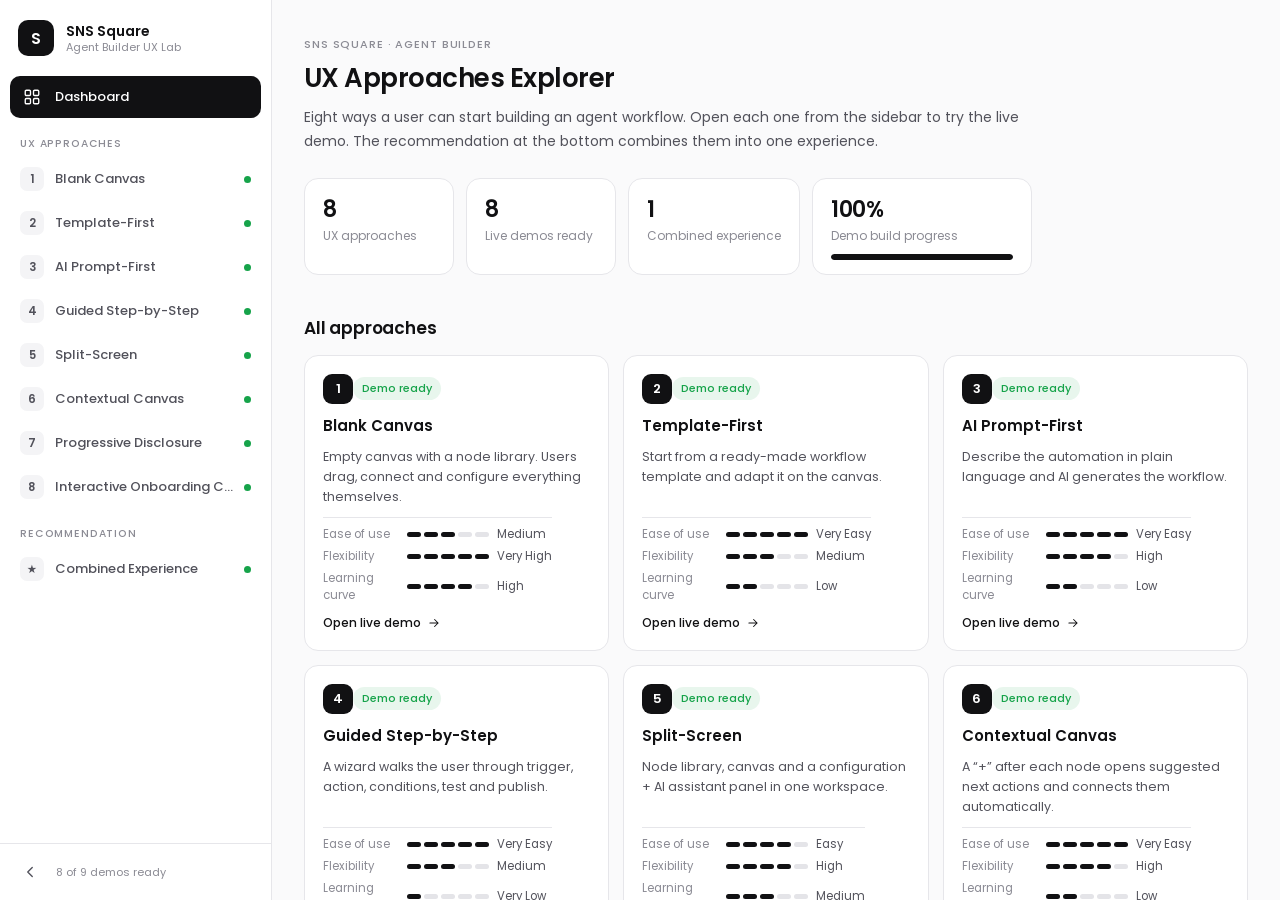
<file: index.html>
<!doctype html>
<html lang="en">
<head>
<meta charset="utf-8">
<meta name="viewport" content="width=device-width, initial-scale=1">
<title>Agent Builder UX Explorer</title>
<link rel="preconnect" href="https://fonts.googleapis.com">
<link rel="preconnect" href="https://fonts.gstatic.com" crossorigin>
<link href="https://fonts.googleapis.com/css2?family=Poppins:wght@400;500;600&display=swap" rel="stylesheet">
<link rel="stylesheet" href="shell.css">
</head>
<body>
<div class="shell" id="shell">
  <aside class="side" id="side">
    <div class="side-head">
      <div class="logo">S</div>
      <div class="side-title"><b>SNS Square</b><span>Agent Builder UX Lab</span></div>
    </div>
    <nav class="nav" id="nav"></nav>
    <div class="side-foot">
      <button class="collapse" id="collapse" title="Collapse sidebar"></button>
      <span class="side-note" id="sideNote"></span>
    </div>
  </aside>

  <main class="content">
    <header class="bar" id="bar" hidden>
      <div class="bar-left">
        <button class="bar-btn" id="barHome" title="Back to dashboard"></button>
        <div class="bar-title"><span id="barNum"></span><b id="barName"></b></div>
        <span class="chip" id="barChip"></span>
      </div>
      <div class="bar-right">
        <button class="bar-btn text" id="barAbout"></button>
        <button class="bar-btn" id="barPrev" title="Previous option"></button>
        <button class="bar-btn" id="barNext" title="Next option"></button>
      </div>
    </header>
    <div class="stage" id="stage"></div>
    <aside class="about" id="about" hidden></aside>
  </main>
</div>
<script src="nodes.js?v=4"></script>
<script src="shell.js"></script>
</body>
</html>
</file>
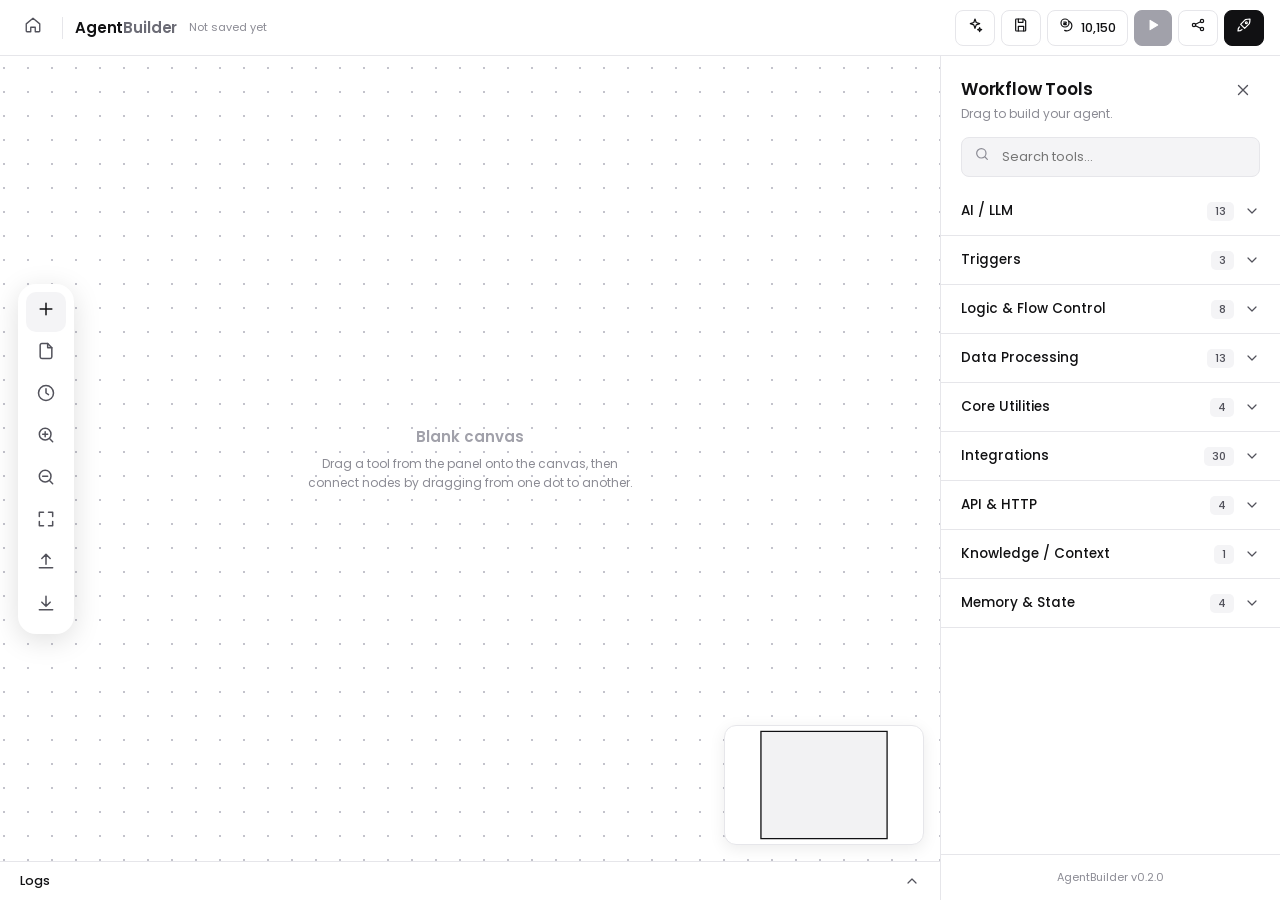
<file: option1.html>
<!doctype html>
<html lang="en">
<head>
<meta charset="utf-8">
<meta name="viewport" content="width=device-width, initial-scale=1">
<title>Agent Builder · Option 1 · Blank Canvas</title>
<link rel="preconnect" href="https://fonts.googleapis.com">
<link rel="preconnect" href="https://fonts.gstatic.com" crossorigin>
<link href="https://fonts.googleapis.com/css2?family=Poppins:wght@400;500;600&display=swap" rel="stylesheet">
<link rel="stylesheet" href="styles.css?v=4">
<link rel="stylesheet" href="option3.css">
<style>
  /* AI Generate opens an assistant panel on this page instead of leaving for Option 3 */
  .landing, #chatNew { display: none !important; }
  .chat { display: none; }
  body.ai-open .chat { display: flex; }
  .chat-head .icon-btn { margin-left: auto; }
  #btnAI.on { background: #f7f5ff; border-color: #d9d0ff; color: #4b2fd6; }
</style>
</head>
<body data-ai="1">
<div id="app">

  <header class="topbar">
    <button class="icon-btn" id="btnHome" title="Home"><span data-icon="home" data-size="18"></span></button>
    <span class="sep"></span>
    <div class="brand">Agent<b>Builder</b></div>
    <span class="saved" id="savedAt">Not saved yet</span>
    <span class="mode-pill" title="Demo of UX Option 1">Option 1 · Blank Canvas</span>

    <div class="top-actions">
      <button class="btn" id="btnAI" title="AI Generate"><span data-icon="sparkles" data-size="16"></span><span class="lbl">AI Generate</span></button>
      <button class="btn" id="btnSave" title="Save"><span data-icon="save" data-size="16"></span><span class="lbl">Save</span></button>
      <button class="btn" id="btnCredits" title="Credits"><span data-icon="coins" data-size="16"></span><span id="credits">10,150</span><span class="lbl">Credits</span></button>
      <button class="btn btn-run" id="btnRun" title="Run Workflow" disabled><span data-icon="play" data-size="14"></span><span class="lbl">Run Workflow</span></button>
      <button class="btn" id="btnMarket" title="Marketplace"><span data-icon="share" data-size="16"></span><span class="lbl">Marketplace</span></button>
      <button class="btn btn-dark" id="btnDeploy" title="Deploy Live"><span data-icon="rocket" data-size="16"></span><span class="lbl">Deploy Live</span></button>
    </div>
  </header>

  <div class="main">
    <aside class="chat" id="chat">
      <div class="chat-head">
        <b>AI Assistant</b>
        <button class="icon-btn" id="chatNew" title="New chat"></button>
        <button class="icon-btn" id="chatClose" title="Close"><span data-icon="x" data-size="18"></span></button>
      </div>
      <div class="chat-msgs" id="msgs"></div>
      <div class="chat-foot">
        <div class="sugg" id="sugg"></div>
        <div class="composer">
          <textarea id="chatInput" rows="3" placeholder="Describe what to build or change..."></textarea>
          <button class="send" id="chatSend" title="Send"></button>
        </div>
        <div class="chat-note">AI can make mistakes. Review the workflow before you run it.</div>
      </div>
    </aside>

    <div class="work">
      <section class="canvas" id="canvas">
        <div class="world" id="world">
          <svg class="edges" id="edges">
            <g id="edgeLayer"></g>
            <path id="tempEdge" class="edge-line temp" d=""/>
          </svg>
          <div id="nodes"></div>
        </div>

        <div class="empty-hint" id="emptyHint">
          <div class="empty-title">Blank canvas</div>
          <div class="empty-text">Drag a tool from the panel onto the canvas, then connect nodes by dragging from one dot to another.</div>
        </div>

        <div class="toolbar" id="toolbar">
          <button class="tb active" id="tbTools" title="Tools panel"><span data-icon="plus" data-size="20"></span></button>
          <button class="tb" id="tbNew" title="Add sticky note"><span data-icon="file" data-size="20"></span></button>
          <button class="tb" id="tbHistory" title="Run history"><span data-icon="clock" data-size="20"></span></button>
          <button class="tb" id="tbZoomIn" title="Zoom in"><span data-icon="zoomIn" data-size="20"></span></button>
          <button class="tb" id="tbZoomOut" title="Zoom out"><span data-icon="zoomOut" data-size="20"></span></button>
          <button class="tb" id="tbFit" title="Fit to screen"><span data-icon="fit" data-size="20"></span></button>
          <button class="tb" id="tbImport" title="Import JSON"><span data-icon="upload" data-size="20"></span></button>
          <button class="tb" id="tbExport" title="Export JSON"><span data-icon="download" data-size="20"></span></button>
        </div>

        <div class="history-pop" id="historyPop" hidden></div>
        <div class="minimap" id="minimap"><canvas id="mmCanvas" width="400" height="240"></canvas></div>
      </section>

      <section class="logs" id="logs">
        <button class="logs-head" id="logsHead">
          <span>Logs</span><span class="logs-count" id="logCount"></span>
          <span class="logs-chev" data-icon="chevron" data-size="16"></span>
        </button>
        <div class="logs-body" id="logsBody"></div>
      </section>
    </div>

    <aside class="panel" id="panel">
      <div class="panel-view" id="toolsView">
        <div class="panel-head">
          <div>
            <h2>Workflow Tools</h2>
            <p>Drag to build your agent.</p>
          </div>
          <button class="icon-btn" id="panelClose" title="Close panel"><span data-icon="x" data-size="18"></span></button>
        </div>
        <div class="search">
          <span data-icon="search" data-size="16"></span>
          <input id="toolSearch" type="text" placeholder="Search tools..." autocomplete="off">
        </div>
        <div class="cats" id="cats"></div>
      </div>

      <div class="panel-view" id="configView" hidden>
        <div class="panel-head cfg-head">
          <button class="icon-btn" id="cfgBack" title="Back to tools"><span data-icon="back" data-size="18"></span></button>
          <div class="cfg-ico" id="cfgIcon"></div>
          <div class="cfg-titles">
            <h2 id="cfgTitle"></h2>
            <p id="cfgSub"></p>
          </div>
        </div>
        <div class="cfg-body">
          <div class="cfg-conn" id="cfgConn"></div>
          <div id="cfgForm"></div>
        </div>
        <div class="cfg-foot">
          <button class="btn btn-danger" id="cfgDelete"><span data-icon="trash" data-size="16"></span>Delete node</button>
        </div>
      </div>

      <div class="panel-foot">AgentBuilder v0.2.0</div>
    </aside>
  </div>
</div>

<div class="toast" id="toast" role="status" aria-live="polite"></div>
<input type="file" id="fileInput" accept="application/json,.json" hidden>

<script src="nodes.js?v=4"></script>
<div class="landing" id="landing" hidden>
  <button id="landX"></button><textarea id="landInput"></textarea><button id="landSend"></button><div id="landEx"></div><button id="landTpl"></button><button id="landBlank"></button>
</div>

<script src="app.js?v=4"></script>
<script src="option3.js?v=4"></script>
<script>
(function () {
  var btn = document.getElementById('btnAI'), body = document.body;
  function open(on) {
    body.classList.toggle('ai-open', on); btn.classList.toggle('on', on);
    if (on) setTimeout(function () { document.getElementById('chatInput').focus(); }, 50);
  }
  document.getElementById('msgs').innerHTML = '<div class="msg ai"><div class="av">' + ico('sparkles', 14) + '</div><div class="body"><p>Hi! Describe what you want to automate and I will build it on the canvas. If the canvas already has nodes, I can add, remove or swap steps.</p></div></div>';
  btn.addEventListener('click', function () { open(!body.classList.contains('ai-open')); });
  document.getElementById('chatClose').addEventListener('click', function () { open(false); });
})();
</script>
</body>
</html>
</file>
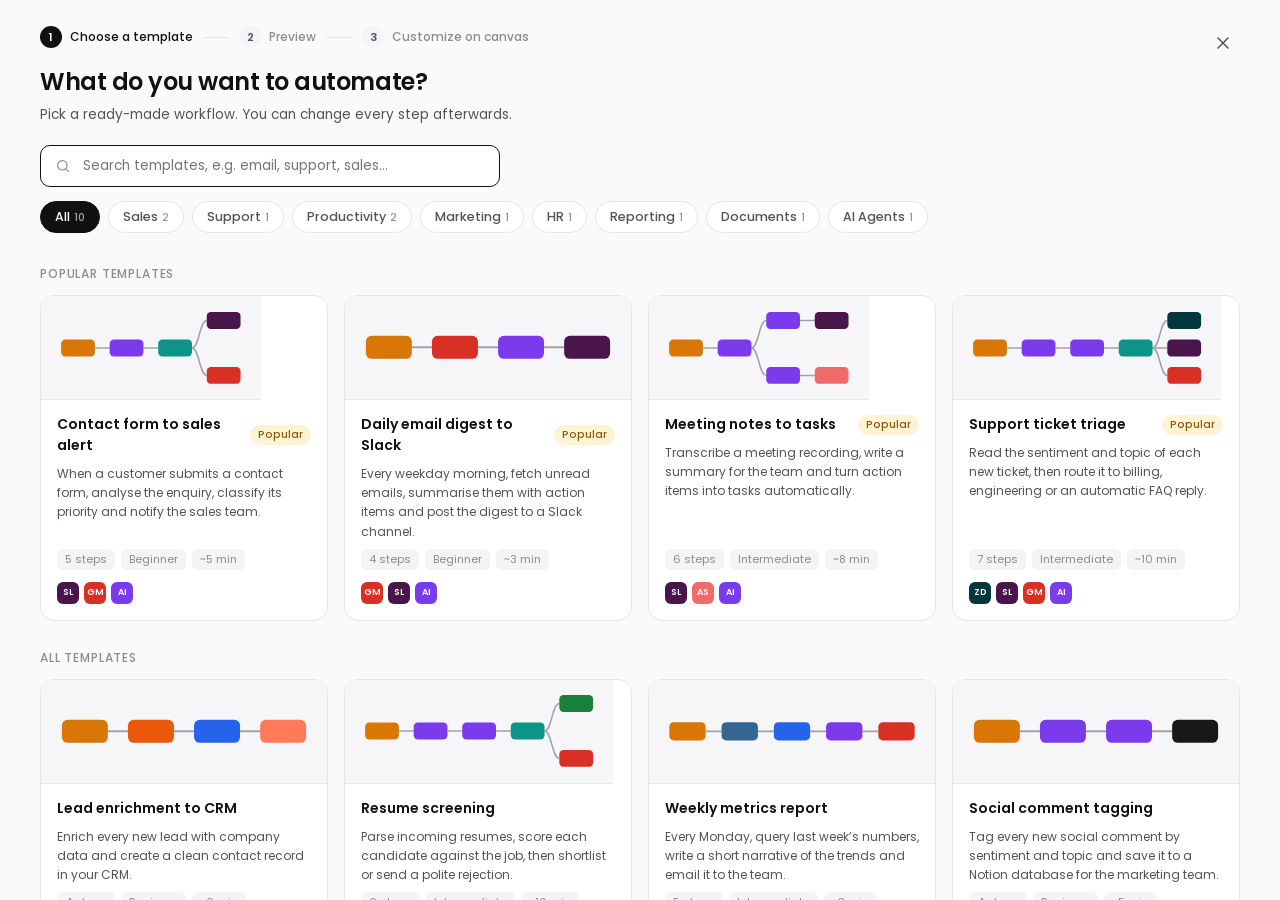
<file: option2.html>
<!doctype html>
<html lang="en">
<head>
<meta charset="utf-8">
<meta name="viewport" content="width=device-width, initial-scale=1">
<title>Agent Builder · Option 2 · Template-First</title>
<link rel="preconnect" href="https://fonts.googleapis.com">
<link rel="preconnect" href="https://fonts.gstatic.com" crossorigin>
<link href="https://fonts.googleapis.com/css2?family=Poppins:wght@400;500;600&display=swap" rel="stylesheet">
<link rel="stylesheet" href="styles.css?v=4">
<link rel="stylesheet" href="option2.css">
</head>
<body data-store="agentbuilder.option2" data-fresh="1">
<div id="app">

  <header class="topbar">
    <button class="icon-btn" id="btnHome" title="Home"><span data-icon="home" data-size="18"></span></button>
    <span class="sep"></span>
    <div class="brand">Agent<b>Builder</b></div>
    <span class="saved" id="savedAt">Not saved yet</span>
    <button class="btn" id="btnTemplates" title="Browse templates"><span data-icon="grid" data-size="16"></span><span class="lbl">Templates</span></button>
    <span class="mode-pill" title="Demo of UX Option 2">Option 2 · Template-First</span>

    <div class="top-actions">
      <button class="btn" id="btnAI" title="AI Generate"><span data-icon="sparkles" data-size="16"></span><span class="lbl">AI Generate</span></button>
      <button class="btn" id="btnSave" title="Save"><span data-icon="save" data-size="16"></span><span class="lbl">Save</span></button>
      <button class="btn" id="btnCredits" title="Credits"><span data-icon="coins" data-size="16"></span><span id="credits">10,150</span><span class="lbl">Credits</span></button>
      <button class="btn btn-run" id="btnRun" title="Run Workflow" disabled><span data-icon="play" data-size="14"></span><span class="lbl">Run Workflow</span></button>
      <button class="btn" id="btnMarket" title="Marketplace"><span data-icon="share" data-size="16"></span><span class="lbl">Marketplace</span></button>
      <button class="btn btn-dark" id="btnDeploy" title="Deploy Live"><span data-icon="rocket" data-size="16"></span><span class="lbl">Deploy Live</span></button>
    </div>
  </header>

  <div class="main">
    <div class="work">
      <section class="canvas" id="canvas">
        <div class="world" id="world">
          <svg class="edges" id="edges">
            <g id="edgeLayer"></g>
            <path id="tempEdge" class="edge-line temp" d=""/>
          </svg>
          <div id="nodes"></div>
        </div>

        <div class="empty-hint" id="emptyHint">
          <div class="empty-title">Blank canvas</div>
          <div class="empty-text">Drag a tool from the panel onto the canvas, or reopen <b>Templates</b> to start from a ready-made workflow.</div>
        </div>

        <div class="tpl-card" id="tplCard" hidden>
          <div class="tpl-top">
            <div class="tpl-name"><small>Step 3 · Customize template</small><b id="tplName"></b></div>
            <div class="tpl-btns">
              <button class="mini" id="tplMin" title="Collapse"></button>
              <button class="mini" id="tplReset" title="Reset to original template">Reset</button>
              <button class="mini" id="tplX" title="Dismiss"></button>
            </div>
          </div>
          <div class="tpl-prog"><i id="tplBar"></i></div>
          <div class="tpl-count" id="tplCount"></div>
          <div class="tpl-list" id="tplList"></div>
        </div>

        <div class="toolbar" id="toolbar">
          <button class="tb active" id="tbTools" title="Tools panel"><span data-icon="plus" data-size="20"></span></button>
          <button class="tb" id="tbNew" title="Add sticky note"><span data-icon="file" data-size="20"></span></button>
          <button class="tb" id="tbHistory" title="Run history"><span data-icon="clock" data-size="20"></span></button>
          <button class="tb" id="tbZoomIn" title="Zoom in"><span data-icon="zoomIn" data-size="20"></span></button>
          <button class="tb" id="tbZoomOut" title="Zoom out"><span data-icon="zoomOut" data-size="20"></span></button>
          <button class="tb" id="tbFit" title="Fit to screen"><span data-icon="fit" data-size="20"></span></button>
          <button class="tb" id="tbImport" title="Import JSON"><span data-icon="upload" data-size="20"></span></button>
          <button class="tb" id="tbExport" title="Export JSON"><span data-icon="download" data-size="20"></span></button>
        </div>

        <div class="history-pop" id="historyPop" hidden></div>
        <div class="minimap" id="minimap"><canvas id="mmCanvas" width="400" height="240"></canvas></div>
      </section>

      <section class="logs" id="logs">
        <button class="logs-head" id="logsHead">
          <span>Logs</span><span class="logs-count" id="logCount"></span>
          <span class="logs-chev" data-icon="chevron" data-size="16"></span>
        </button>
        <div class="logs-body" id="logsBody"></div>
      </section>
    </div>

    <aside class="panel" id="panel">
      <div class="panel-view" id="toolsView">
        <div class="panel-head">
          <div>
            <h2>Workflow Tools</h2>
            <p>Drag to build your agent.</p>
          </div>
          <button class="icon-btn" id="panelClose" title="Close panel"><span data-icon="x" data-size="18"></span></button>
        </div>
        <div class="search">
          <span data-icon="search" data-size="16"></span>
          <input id="toolSearch" type="text" placeholder="Search tools..." autocomplete="off">
        </div>
        <div class="cats" id="cats"></div>
      </div>

      <div class="panel-view" id="configView" hidden>
        <div class="panel-head cfg-head">
          <button class="icon-btn" id="cfgBack" title="Back to tools"><span data-icon="back" data-size="18"></span></button>
          <div class="cfg-ico" id="cfgIcon"></div>
          <div class="cfg-titles">
            <h2 id="cfgTitle"></h2>
            <p id="cfgSub"></p>
          </div>
        </div>
        <div class="cfg-body">
          <div class="cfg-conn" id="cfgConn"></div>
          <div id="cfgForm"></div>
        </div>
        <div class="cfg-foot">
          <button class="btn btn-danger" id="cfgDelete"><span data-icon="trash" data-size="16"></span>Delete node</button>
        </div>
      </div>

      <div class="panel-foot">AgentBuilder v0.2.0</div>
    </aside>
  </div>
</div>

<!-- Step 1 + 2: template gallery and preview -->
<div class="gal" id="gallery" hidden></div>

<div class="toast" id="toast" role="status" aria-live="polite"></div>
<input type="file" id="fileInput" accept="application/json,.json" hidden>

<script src="nodes.js?v=4"></script>
<script src="templates.js"></script>
<script src="app.js?v=4"></script>
<script src="option2.js"></script>
</body>
</html>
</file>
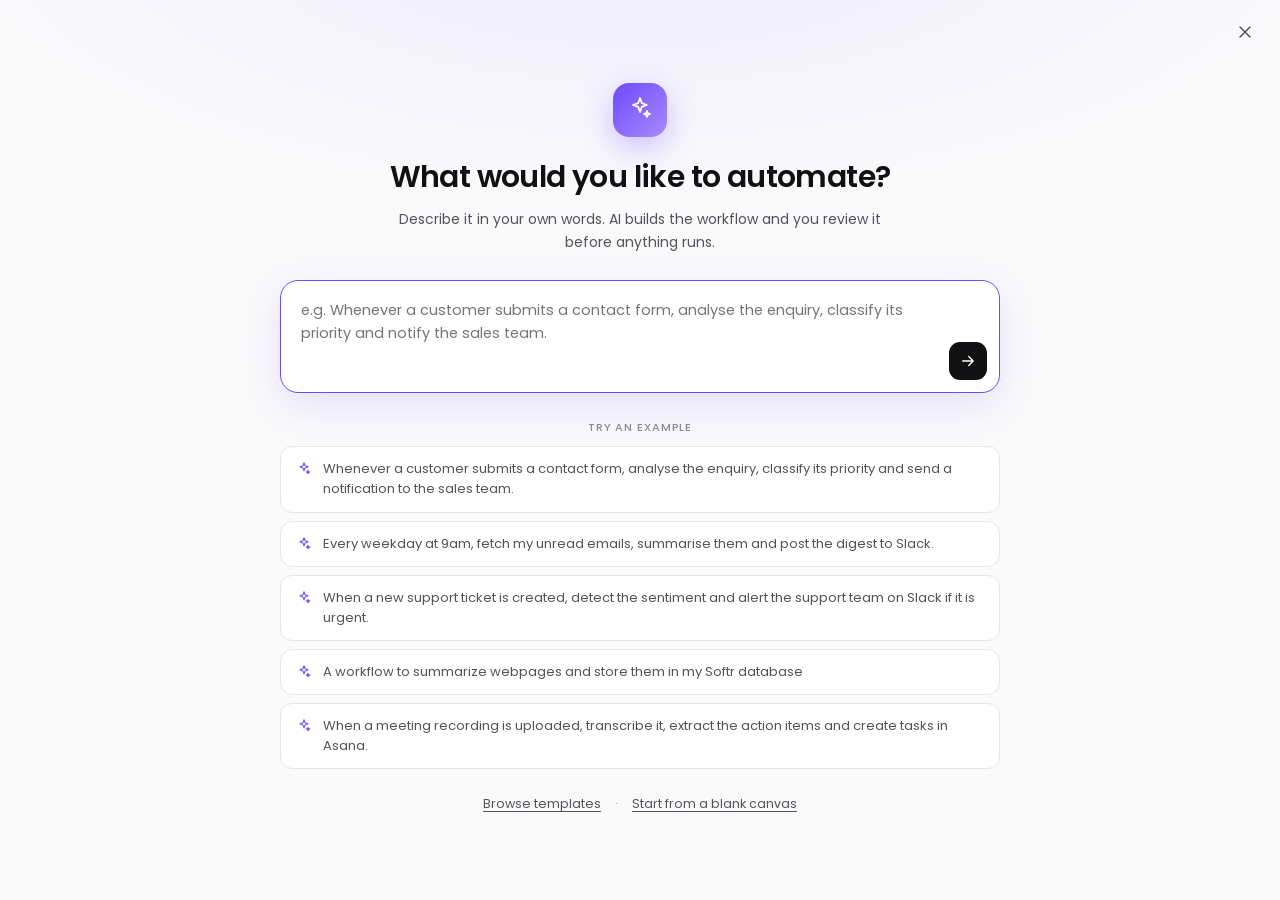
<file: option3.html>
<!doctype html>
<html lang="en">
<head>
<meta charset="utf-8">
<meta name="viewport" content="width=device-width, initial-scale=1">
<title>Agent Builder · Option 3 · AI Prompt-First</title>
<link rel="preconnect" href="https://fonts.googleapis.com">
<link rel="preconnect" href="https://fonts.gstatic.com" crossorigin>
<link href="https://fonts.googleapis.com/css2?family=Poppins:wght@400;500;600&display=swap" rel="stylesheet">
<link rel="stylesheet" href="styles.css?v=4">
<link rel="stylesheet" href="option3.css">
</head>
<body data-store="agentbuilder.option3" data-fresh="1" data-ai="1">
<div id="app">

  <header class="topbar">
    <button class="icon-btn" id="btnHome" title="Home"><span data-icon="home" data-size="18"></span></button>
    <span class="sep"></span>
    <div class="brand">Agent<b>Builder</b></div>
    <span class="saved" id="savedAt">Not saved yet</span>
    <span class="mode-pill" title="Demo of UX Option 3">Option 3 · AI Prompt-First</span>

    <div class="top-actions">
      <button class="btn btn-ai" id="btnAI" title="Open the AI assistant"><span data-icon="sparkles" data-size="16"></span><span class="lbl">AI Generate</span></button>
      <button class="btn" id="btnSave" title="Save"><span data-icon="save" data-size="16"></span><span class="lbl">Save</span></button>
      <button class="btn" id="btnCredits" title="Credits"><span data-icon="coins" data-size="16"></span><span id="credits">10,150</span><span class="lbl">Credits</span></button>
      <button class="btn btn-run" id="btnRun" title="Run Workflow" disabled><span data-icon="play" data-size="14"></span><span class="lbl">Run Workflow</span></button>
      <button class="btn" id="btnMarket" title="Marketplace"><span data-icon="share" data-size="16"></span><span class="lbl">Marketplace</span></button>
      <button class="btn btn-dark" id="btnDeploy" title="Deploy Live"><span data-icon="rocket" data-size="16"></span><span class="lbl">Deploy Live</span></button>
    </div>
  </header>

  <div class="main">

    <aside class="chat" id="chat">
      <div class="chat-head">
        <b>AI Assistant</b>
        <button class="icon-btn" id="chatNew" title="New chat"><span data-icon="plus" data-size="18"></span></button>
      </div>
      <div class="chat-msgs" id="msgs"></div>
      <div class="chat-foot">
        <div class="sugg" id="sugg"></div>
        <div class="composer">
          <textarea id="chatInput" rows="3" placeholder="Ask to build or change something..."></textarea>
          <button class="send" id="chatSend" title="Send"></button>
        </div>
        <div class="chat-note">AI can make mistakes. Review the workflow before you run it.</div>
      </div>
    </aside>

    <div class="work">
      <section class="canvas" id="canvas">
        <div class="world" id="world">
          <svg class="edges" id="edges">
            <g id="edgeLayer"></g>
            <path id="tempEdge" class="edge-line temp" d=""/>
          </svg>
          <div id="nodes"></div>
        </div>

        <div class="empty-hint" id="emptyHint">
          <div class="empty-title">Your workflow will appear here</div>
          <div class="empty-text">Describe what you want in the chat. You can also drag tools from the panel.</div>
        </div>

        <div class="toolbar" id="toolbar">
          <button class="tb" id="tbTools" title="Tools panel"><span data-icon="plus" data-size="20"></span></button>
          <button class="tb" id="tbNew" title="Add sticky note"><span data-icon="file" data-size="20"></span></button>
          <button class="tb" id="tbHistory" title="Run history"><span data-icon="clock" data-size="20"></span></button>
          <button class="tb" id="tbZoomIn" title="Zoom in"><span data-icon="zoomIn" data-size="20"></span></button>
          <button class="tb" id="tbZoomOut" title="Zoom out"><span data-icon="zoomOut" data-size="20"></span></button>
          <button class="tb" id="tbFit" title="Fit to screen"><span data-icon="fit" data-size="20"></span></button>
          <button class="tb" id="tbImport" title="Import JSON"><span data-icon="upload" data-size="20"></span></button>
          <button class="tb" id="tbExport" title="Export JSON"><span data-icon="download" data-size="20"></span></button>
        </div>

        <div class="history-pop" id="historyPop" hidden></div>
        <div class="minimap" id="minimap"><canvas id="mmCanvas" width="400" height="240"></canvas></div>
      </section>

      <section class="logs" id="logs">
        <button class="logs-head" id="logsHead">
          <span>Logs</span><span class="logs-count" id="logCount"></span>
          <span class="logs-chev" data-icon="chevron" data-size="16"></span>
        </button>
        <div class="logs-body" id="logsBody"></div>
      </section>
    </div>

    <aside class="panel closed" id="panel">
      <div class="panel-view" id="toolsView">
        <div class="panel-head">
          <div>
            <h2>Workflow Tools</h2>
            <p>Drag to build your agent.</p>
          </div>
          <button class="icon-btn" id="panelClose" title="Close panel"><span data-icon="x" data-size="18"></span></button>
        </div>
        <div class="search">
          <span data-icon="search" data-size="16"></span>
          <input id="toolSearch" type="text" placeholder="Search tools..." autocomplete="off">
        </div>
        <div class="cats" id="cats"></div>
      </div>

      <div class="panel-view" id="configView" hidden>
        <div class="panel-head cfg-head">
          <button class="icon-btn" id="cfgBack" title="Back to tools"><span data-icon="back" data-size="18"></span></button>
          <div class="cfg-ico" id="cfgIcon"></div>
          <div class="cfg-titles">
            <h2 id="cfgTitle"></h2>
            <p id="cfgSub"></p>
          </div>
        </div>
        <div class="cfg-body">
          <div class="cfg-conn" id="cfgConn"></div>
          <div id="cfgForm"></div>
        </div>
        <div class="cfg-foot">
          <button class="btn btn-danger" id="cfgDelete"><span data-icon="trash" data-size="16"></span>Delete node</button>
        </div>
      </div>

      <div class="panel-foot">AgentBuilder v0.2.0</div>
    </aside>
  </div>
</div>

<!-- Step 1: the prompt interface -->
<div class="landing" id="landing">
  <button class="icon-btn land-x" id="landX" title="Skip to the canvas"><span data-icon="x" data-size="20"></span></button>
  <div class="land-in">
    <div class="land-logo"><span data-icon="sparkles" data-size="24"></span></div>
    <h1>What would you like to automate?</h1>
    <p>Describe it in your own words. AI builds the workflow and you review it before anything runs.</p>
    <div class="land-box">
      <textarea id="landInput" rows="3" placeholder="e.g. Whenever a customer submits a contact form, analyse the enquiry, classify its priority and notify the sales team."></textarea>
      <button class="send" id="landSend" title="Generate workflow"></button>
    </div>
    <div class="land-label">Try an example</div>
    <div class="land-ex" id="landEx"></div>
    <div class="land-links"><button id="landTpl">Browse templates</button><span>·</span><button id="landBlank">Start from a blank canvas</button></div>
  </div>
</div>

<div class="toast" id="toast" role="status" aria-live="polite"></div>
<input type="file" id="fileInput" accept="application/json,.json" hidden>

<script src="nodes.js?v=4"></script>
<script src="app.js?v=4"></script>
<script src="option3.js?v=4"></script>
</body>
</html>
</file>
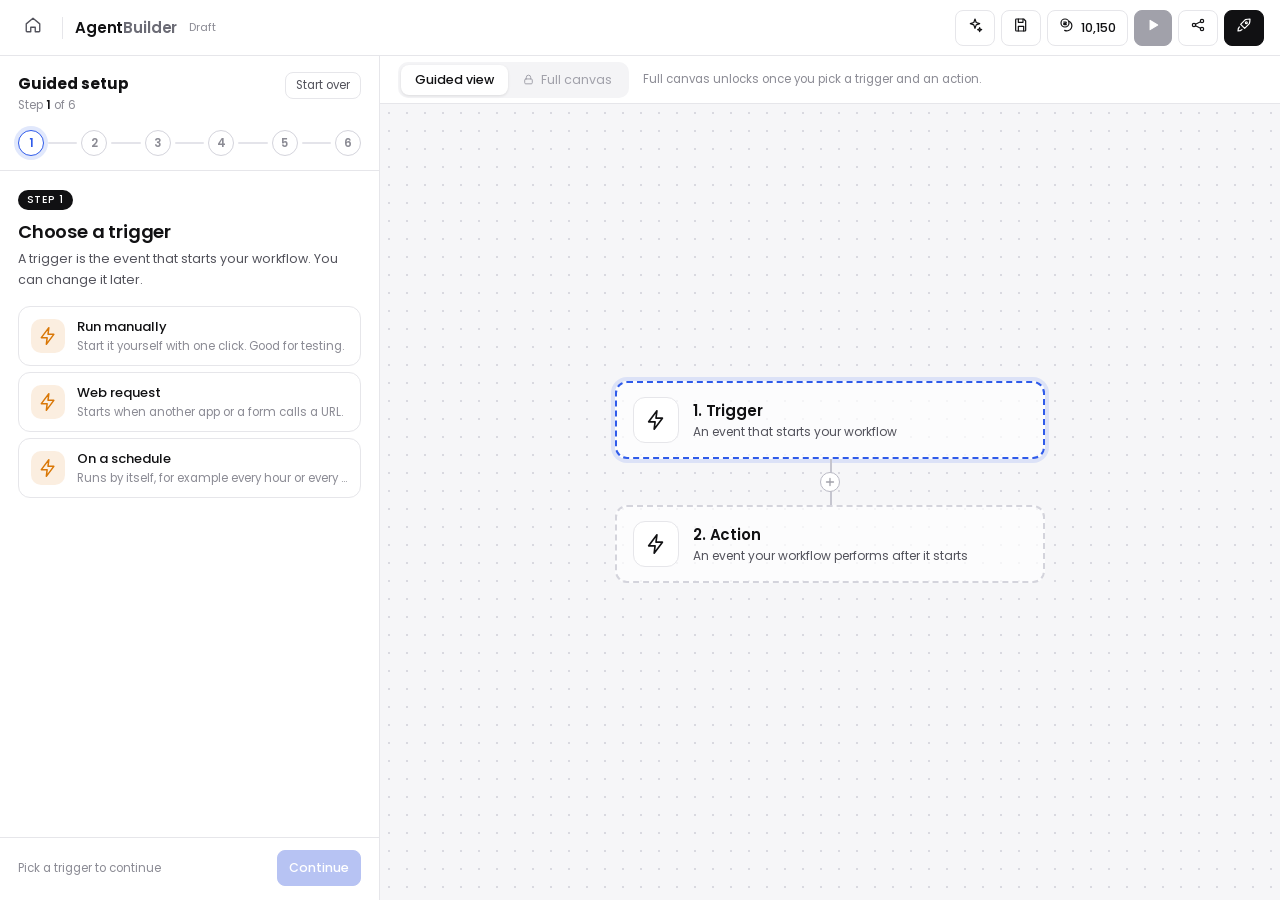
<file: option4.html>
<!doctype html>
<html lang="en">
<head>
<meta charset="utf-8">
<meta name="viewport" content="width=device-width, initial-scale=1">
<title>Agent Builder · Option 4 · Guided Step-by-Step</title>
<link rel="preconnect" href="https://fonts.googleapis.com">
<link rel="preconnect" href="https://fonts.gstatic.com" crossorigin>
<link href="https://fonts.googleapis.com/css2?family=Poppins:wght@400;500;600&display=swap" rel="stylesheet">
<link rel="stylesheet" href="styles.css?v=4">
<link rel="stylesheet" href="option4.css">
</head>
<body data-store="agentbuilder.option4" data-fresh="1">
<div id="app">

  <header class="topbar">
    <button class="icon-btn" id="btnHome" title="Home"><span data-icon="home" data-size="18"></span></button>
    <span class="sep"></span>
    <div class="brand">Agent<b>Builder</b></div>
    <span class="saved" id="savedAt">Draft</span>
    <span class="mode-pill" title="Demo of UX Option 4">Option 4 · Guided Step-by-Step</span>

    <div class="top-actions">
      <button class="btn" id="btnAI" title="AI Generate"><span data-icon="sparkles" data-size="16"></span><span class="lbl">AI Generate</span></button>
      <button class="btn" id="btnSave" title="Save"><span data-icon="save" data-size="16"></span><span class="lbl">Save</span></button>
      <button class="btn" id="btnCredits" title="Credits"><span data-icon="coins" data-size="16"></span><span id="credits">10,150</span><span class="lbl">Credits</span></button>
      <button class="btn btn-run" id="btnRun" title="Run Workflow" disabled><span data-icon="play" data-size="14"></span><span class="lbl">Run Workflow</span></button>
      <button class="btn" id="btnMarket" title="Marketplace"><span data-icon="share" data-size="16"></span><span class="lbl">Marketplace</span></button>
      <button class="btn btn-dark" id="btnDeploy" title="Deploy Live"><span data-icon="rocket" data-size="16"></span><span class="lbl">Deploy Live</span></button>
    </div>
  </header>

  <div class="main">

    <!-- guide panel -->
    <aside class="guide" id="guide">
      <div class="g-head">
        <div class="g-title"><b>Guided setup</b><span class="g-beta">Step <i id="gNum">1</i> of 6</span></div>
        <button class="mini" id="gReset" title="Start over">Start over</button>
      </div>
      <div class="g-steps" id="gSteps"></div>
      <div class="g-body" id="gBody"></div>
      <div class="g-foot" id="gFoot"></div>
    </aside>

    <div class="work">
      <div class="vtabs">
        <div class="seg" id="seg">
          <button data-v="guided" class="on">Guided view</button>
          <button data-v="canvas" id="segCanvas"><span id="segLock" data-icon="lock" data-size="13"></span>Full canvas</button>
        </div>
        <span class="vhint" id="vHint">Full canvas unlocks once you pick a trigger and an action.</span>
      </div>

      <!-- guided flow (default) -->
      <section class="gview" id="gview">
        <div class="flow" id="flow"></div>
      </section>

      <!-- the real canvas, shown on demand -->
      <div class="cview" id="cview" hidden>
        <section class="canvas" id="canvas">
          <div class="world" id="world">
            <svg class="edges" id="edges">
              <g id="edgeLayer"></g>
              <path id="tempEdge" class="edge-line temp" d=""/>
            </svg>
            <div id="nodes"></div>
          </div>

          <div class="empty-hint" id="emptyHint">
            <div class="empty-title">Nothing here yet</div>
            <div class="empty-text">Go back to the guided view and pick a trigger and an action.</div>
          </div>

          <div class="toolbar" id="toolbar">
            <button class="tb" id="tbTools" title="Tools panel"><span data-icon="plus" data-size="20"></span></button>
            <button class="tb" id="tbNew" title="Add sticky note"><span data-icon="file" data-size="20"></span></button>
            <button class="tb" id="tbHistory" title="Run history"><span data-icon="clock" data-size="20"></span></button>
            <button class="tb" id="tbZoomIn" title="Zoom in"><span data-icon="zoomIn" data-size="20"></span></button>
            <button class="tb" id="tbZoomOut" title="Zoom out"><span data-icon="zoomOut" data-size="20"></span></button>
            <button class="tb" id="tbFit" title="Fit to screen"><span data-icon="fit" data-size="20"></span></button>
            <button class="tb" id="tbImport" title="Import JSON"><span data-icon="upload" data-size="20"></span></button>
            <button class="tb" id="tbExport" title="Export JSON"><span data-icon="download" data-size="20"></span></button>
          </div>

          <div class="history-pop" id="historyPop" hidden></div>
          <div class="minimap" id="minimap"><canvas id="mmCanvas" width="400" height="240"></canvas></div>
        </section>

        <section class="logs" id="logs">
          <button class="logs-head" id="logsHead">
            <span>Logs</span><span class="logs-count" id="logCount"></span>
            <span class="logs-chev" data-icon="chevron" data-size="16"></span>
          </button>
          <div class="logs-body" id="logsBody"></div>
        </section>
      </div>
    </div>

    <aside class="panel closed" id="panel">
      <div class="panel-view" id="toolsView">
        <div class="panel-head">
          <div>
            <h2>Workflow Tools</h2>
            <p>Drag to build your agent.</p>
          </div>
          <button class="icon-btn" id="panelClose" title="Close panel"><span data-icon="x" data-size="18"></span></button>
        </div>
        <div class="search">
          <span data-icon="search" data-size="16"></span>
          <input id="toolSearch" type="text" placeholder="Search tools..." autocomplete="off">
        </div>
        <div class="cats" id="cats"></div>
      </div>

      <div class="panel-view" id="configView" hidden>
        <div class="panel-head cfg-head">
          <button class="icon-btn" id="cfgBack" title="Back to tools"><span data-icon="back" data-size="18"></span></button>
          <div class="cfg-ico" id="cfgIcon"></div>
          <div class="cfg-titles">
            <h2 id="cfgTitle"></h2>
            <p id="cfgSub"></p>
          </div>
        </div>
        <div class="cfg-body">
          <div class="cfg-conn" id="cfgConn"></div>
          <div id="cfgForm"></div>
        </div>
        <div class="cfg-foot">
          <button class="btn btn-danger" id="cfgDelete"><span data-icon="trash" data-size="16"></span>Delete node</button>
        </div>
      </div>

      <div class="panel-foot">AgentBuilder v0.2.0</div>
    </aside>
  </div>
</div>

<div class="toast" id="toast" role="status" aria-live="polite"></div>
<input type="file" id="fileInput" accept="application/json,.json" hidden>

<script src="nodes.js?v=4"></script>
<script>Object.assign(ICON, {
  lock: '<rect x="5" y="11" width="14" height="9" rx="2"/><path d="M8 11V8a4 4 0 0 1 8 0v3"/>',
  check: '<path d="m5 12.5 4.5 4.5L19 7.5"/>',
  plus: ICON.plus || '<path d="M12 5v14M5 12h14"/>'
});</script>
<script src="app.js?v=4"></script>
<script src="option4.js"></script>
</body>
</html>
</file>
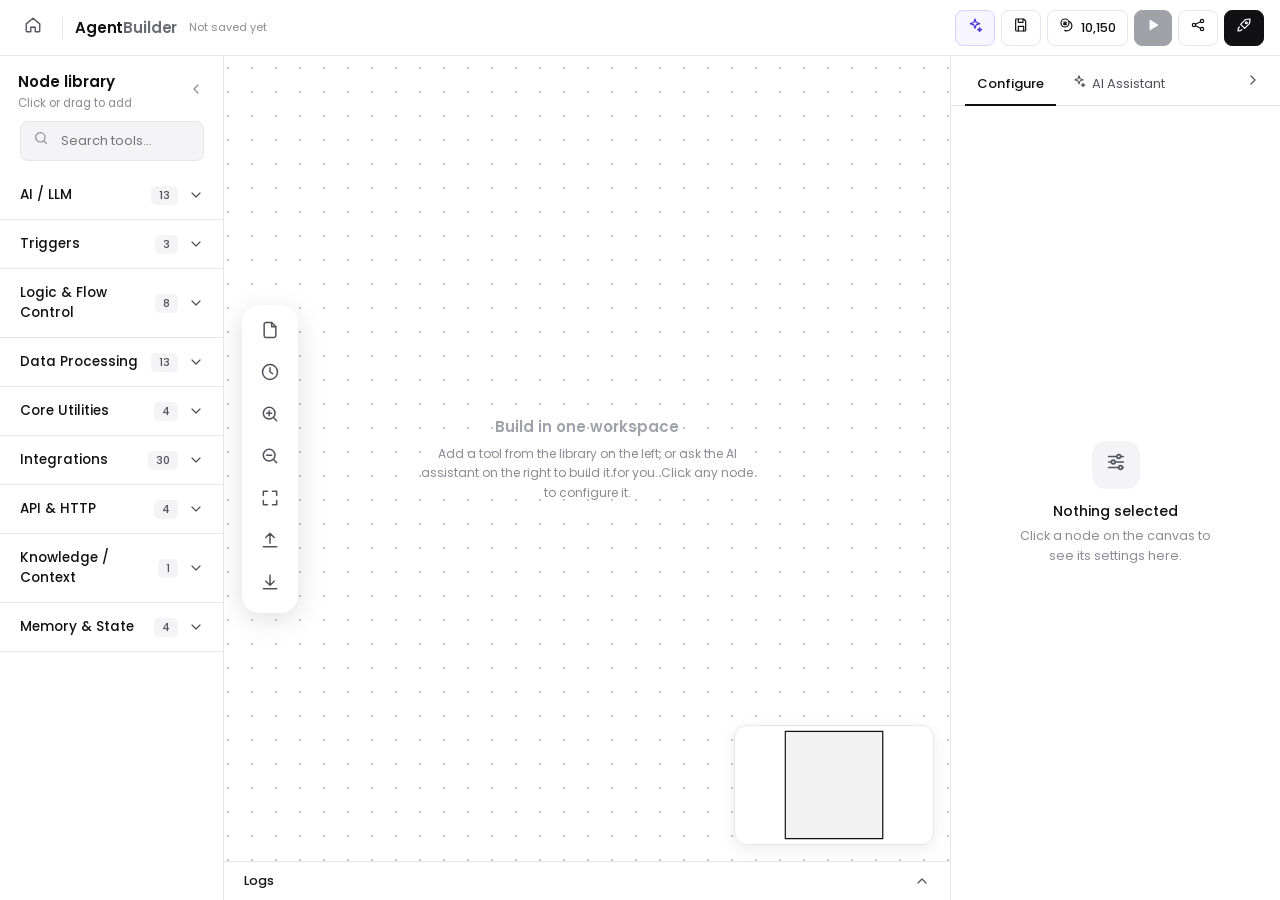
<file: option5.html>
<!doctype html>
<html lang="en">
<head>
<meta charset="utf-8">
<meta name="viewport" content="width=device-width, initial-scale=1">
<title>Agent Builder · Option 5 · Split-Screen</title>
<link rel="preconnect" href="https://fonts.googleapis.com">
<link rel="preconnect" href="https://fonts.gstatic.com" crossorigin>
<link href="https://fonts.googleapis.com/css2?family=Poppins:wght@400;500;600&display=swap" rel="stylesheet">
<link rel="stylesheet" href="styles.css?v=4">
<link rel="stylesheet" href="option3.css">
<link rel="stylesheet" href="option5.css">
</head>
<body data-store="agentbuilder.option5" data-fresh="1" data-ai="1">
<div id="app">

  <header class="topbar">
    <button class="icon-btn" id="btnHome" title="Home"><span data-icon="home" data-size="18"></span></button>
    <span class="sep"></span>
    <div class="brand">Agent<b>Builder</b></div>
    <span class="saved" id="savedAt">Not saved yet</span>
    <span class="mode-pill" title="Demo of UX Option 5">Option 5 · Split-Screen</span>

    <div class="top-actions">
      <button class="btn btn-ai" id="btnAI" title="Open the AI assistant"><span data-icon="sparkles" data-size="16"></span><span class="lbl">AI Assistant</span></button>
      <button class="btn" id="btnSave" title="Save"><span data-icon="save" data-size="16"></span><span class="lbl">Save</span></button>
      <button class="btn" id="btnCredits" title="Credits"><span data-icon="coins" data-size="16"></span><span id="credits">10,150</span><span class="lbl">Credits</span></button>
      <button class="btn btn-run" id="btnRun" title="Run Workflow" disabled><span data-icon="play" data-size="14"></span><span class="lbl">Run Workflow</span></button>
      <button class="btn" id="btnMarket" title="Marketplace"><span data-icon="share" data-size="16"></span><span class="lbl">Marketplace</span></button>
      <button class="btn btn-dark" id="btnDeploy" title="Deploy Live"><span data-icon="rocket" data-size="16"></span><span class="lbl">Deploy Live</span></button>
    </div>
  </header>

  <div class="main">

    <!-- LEFT: node library -->
    <aside class="lib" id="lib">
      <div class="lib-head">
        <div><b>Node library</b><span>Click or drag to add</span></div>
        <button class="icon-btn" id="libX" title="Hide library"><span data-icon="chevron" data-size="16"></span></button>
      </div>
      <div class="panel-view" id="toolsView">
        <button class="icon-btn" id="panelClose" title="Close"><span data-icon="x" data-size="18"></span></button>
        <div class="search">
          <span data-icon="search" data-size="16"></span>
          <input id="toolSearch" type="text" placeholder="Search tools..." autocomplete="off">
        </div>
        <div class="cats" id="cats"></div>
      </div>
    </aside>

    <!-- CENTRE: canvas -->
    <div class="work">
      <section class="canvas" id="canvas">
        <div class="world" id="world">
          <svg class="edges" id="edges">
            <g id="edgeLayer"></g>
            <path id="tempEdge" class="edge-line temp" d=""/>
          </svg>
          <div id="nodes"></div>
        </div>

        <div class="empty-hint" id="emptyHint">
          <div class="empty-title">Build in one workspace</div>
          <div class="empty-text">Add a tool from the library on the left, or ask the AI assistant on the right to build it for you. Click any node to configure it.</div>
        </div>

        <div class="issues" id="issues" hidden>
          <span class="iw" data-icon="warn" data-size="18"></span>
          <span class="it" id="issueText"></span>
          <button class="mini" id="issueGo">Review</button>
          <button class="icon-btn" id="issueX" title="Dismiss"><span data-icon="x" data-size="16"></span></button>
        </div>

        <button class="float-btn fl" id="openLib" title="Show node library"><span data-icon="grid" data-size="16"></span><span>Library</span></button>
        <button class="float-btn fr" id="openRight" title="Show configuration and AI"><span data-icon="sparkles" data-size="16"></span><span>Config / AI</span></button>

        <div class="toolbar" id="toolbar">
          <button class="tb" id="tbTools" title="Tools panel"><span data-icon="plus" data-size="20"></span></button>
          <button class="tb" id="tbNew" title="Add sticky note"><span data-icon="file" data-size="20"></span></button>
          <button class="tb" id="tbHistory" title="Run history"><span data-icon="clock" data-size="20"></span></button>
          <button class="tb" id="tbZoomIn" title="Zoom in"><span data-icon="zoomIn" data-size="20"></span></button>
          <button class="tb" id="tbZoomOut" title="Zoom out"><span data-icon="zoomOut" data-size="20"></span></button>
          <button class="tb" id="tbFit" title="Fit to screen"><span data-icon="fit" data-size="20"></span></button>
          <button class="tb" id="tbImport" title="Import JSON"><span data-icon="upload" data-size="20"></span></button>
          <button class="tb" id="tbExport" title="Export JSON"><span data-icon="download" data-size="20"></span></button>
        </div>

        <div class="history-pop" id="historyPop" hidden></div>
        <div class="minimap" id="minimap"><canvas id="mmCanvas" width="400" height="240"></canvas></div>
      </section>

      <section class="logs" id="logs">
        <button class="logs-head" id="logsHead">
          <span>Logs</span><span class="logs-count" id="logCount"></span>
          <span class="logs-chev" data-icon="chevron" data-size="16"></span>
        </button>
        <div class="logs-body" id="logsBody"></div>
      </section>
    </div>

    <!-- RIGHT: configuration + AI assistant -->
    <aside class="panel rpane" id="panel">
      <div class="rtabs">
        <button class="rt on" data-t="cfg">Configure<i id="issueN" hidden></i></button>
        <button class="rt" data-t="ai"><span data-icon="sparkles" data-size="14"></span>AI Assistant</button>
        <button class="icon-btn" id="rX" title="Hide this panel"><span data-icon="chevron" data-size="16"></span></button>
      </div>

      <div class="rbody" id="paneCfg">
        <div class="cfg-empty" id="cfgEmpty">
          <div class="ce-ico"><span data-icon="sliders" data-size="22"></span></div>
          <b>Nothing selected</b>
          <p>Click a node on the canvas to see its settings here.</p>
        </div>
        <div class="panel-view" id="configView" hidden>
          <div class="panel-head cfg-head">
            <button class="icon-btn" id="cfgBack" title="Deselect"><span data-icon="back" data-size="18"></span></button>
            <div class="cfg-ico" id="cfgIcon"></div>
            <div class="cfg-titles">
              <h2 id="cfgTitle"></h2>
              <p id="cfgSub"></p>
            </div>
          </div>
          <div class="cfg-body">
            <div class="cfg-conn" id="cfgConn"></div>
            <div id="cfgForm"></div>
          </div>
          <div class="cfg-foot">
            <button class="btn btn-danger" id="cfgDelete"><span data-icon="trash" data-size="16"></span>Delete node</button>
          </div>
        </div>
      </div>

      <div class="rbody" id="paneAI" hidden>
        <div class="ai-head"><span>Ask AI to build or change the workflow. The canvas updates live.</span><button class="mini" id="chatNew">New chat</button></div>
        <div class="chat-msgs" id="msgs"></div>
        <div class="chat-foot">
          <div class="sugg" id="sugg"></div>
          <div class="composer">
            <textarea id="chatInput" rows="3" placeholder="Ask to build or change something..."></textarea>
            <button class="send" id="chatSend" title="Send"></button>
          </div>
          <div class="chat-note">AI can make mistakes. Review the workflow before you run it.</div>
        </div>
      </div>
    </aside>
  </div>
</div>

<!-- hidden stub: option3.js expects these ids, the landing screen is not used here -->
<div class="landing" id="landing" hidden>
  <button id="landX"></button><textarea id="landInput"></textarea><button id="landSend"></button><div id="landEx"></div><button id="landTpl"></button><button id="landBlank"></button>
</div>

<div class="toast" id="toast" role="status" aria-live="polite"></div>
<input type="file" id="fileInput" accept="application/json,.json" hidden>

<script src="nodes.js?v=4"></script>
<script src="app.js?v=4"></script>
<script src="option3.js?v=4"></script>
<script src="option5.js"></script>
</body>
</html>
</file>
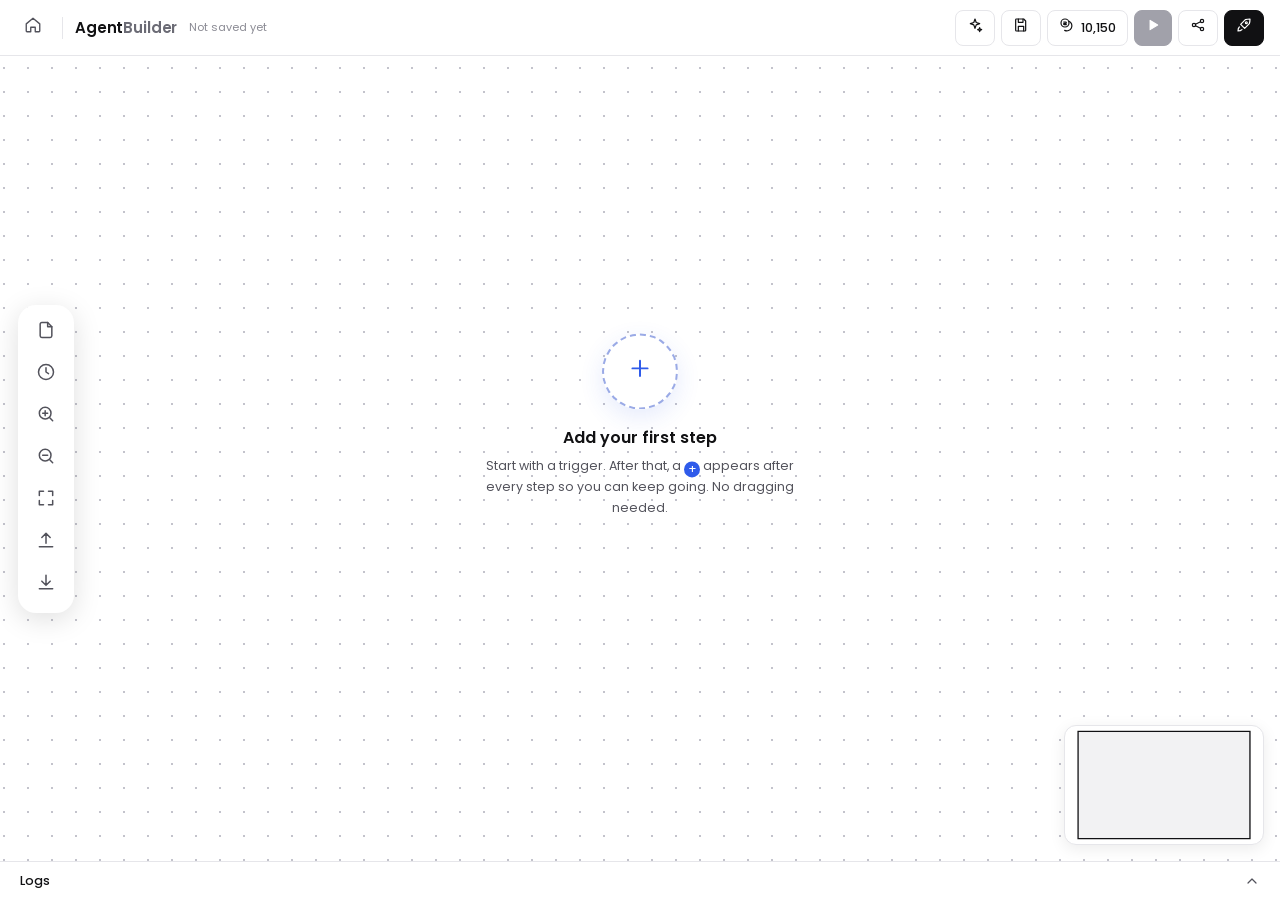
<file: option6.html>
<!doctype html>
<html lang="en">
<head>
<meta charset="utf-8">
<meta name="viewport" content="width=device-width, initial-scale=1">
<title>Agent Builder · Option 6 · Contextual Canvas</title>
<link rel="preconnect" href="https://fonts.googleapis.com">
<link rel="preconnect" href="https://fonts.gstatic.com" crossorigin>
<link href="https://fonts.googleapis.com/css2?family=Poppins:wght@400;500;600&display=swap" rel="stylesheet">
<link rel="stylesheet" href="styles.css?v=4">
<link rel="stylesheet" href="option6.css">
</head>
<body data-store="agentbuilder.option6" data-fresh="1">
<div id="app">

  <header class="topbar">
    <button class="icon-btn" id="btnHome" title="Home"><span data-icon="home" data-size="18"></span></button>
    <span class="sep"></span>
    <div class="brand">Agent<b>Builder</b></div>
    <span class="saved" id="savedAt">Not saved yet</span>
    <span class="mode-pill" title="Demo of UX Option 6">Option 6 · Contextual Canvas</span>

    <div class="top-actions">
      <button class="btn" id="btnAI" title="AI Generate"><span data-icon="sparkles" data-size="16"></span><span class="lbl">AI Generate</span></button>
      <button class="btn" id="btnSave" title="Save"><span data-icon="save" data-size="16"></span><span class="lbl">Save</span></button>
      <button class="btn" id="btnCredits" title="Credits"><span data-icon="coins" data-size="16"></span><span id="credits">10,150</span><span class="lbl">Credits</span></button>
      <button class="btn btn-run" id="btnRun" title="Run Workflow" disabled><span data-icon="play" data-size="14"></span><span class="lbl">Run Workflow</span></button>
      <button class="btn" id="btnMarket" title="Marketplace"><span data-icon="share" data-size="16"></span><span class="lbl">Marketplace</span></button>
      <button class="btn btn-dark" id="btnDeploy" title="Deploy Live"><span data-icon="rocket" data-size="16"></span><span class="lbl">Deploy Live</span></button>
    </div>
  </header>

  <div class="main">
    <div class="work">
      <section class="canvas" id="canvas">
        <div class="world" id="world">
          <svg class="edges" id="edges">
            <g id="edgeLayer"></g>
            <path id="tempEdge" class="edge-line temp" d=""/>
          </svg>
          <div id="nodes"></div>
        </div>

        <div class="empty-hint" id="emptyHint"></div>

        <!-- first-node call to action -->
        <div class="start" id="start">
          <button class="start-btn" id="startBtn" title="Add the first step"><span data-icon="plus" data-size="26"></span></button>
          <b>Add your first step</b>
          <p>Start with a trigger. After that, a <i>+</i> appears after every step so you can keep going. No dragging needed.</p>
        </div>

        <div class="coach" id="coach" hidden>Click the <b>+</b> to add the next step. It connects automatically.</div>

        <!-- contextual menu -->
        <div class="ctx" id="ctx" hidden></div>

        <div class="toolbar" id="toolbar">
          <button class="tb" id="tbTools" title="Tools panel"><span data-icon="plus" data-size="20"></span></button>
          <button class="tb" id="tbNew" title="Add sticky note"><span data-icon="file" data-size="20"></span></button>
          <button class="tb" id="tbHistory" title="Run history"><span data-icon="clock" data-size="20"></span></button>
          <button class="tb" id="tbZoomIn" title="Zoom in"><span data-icon="zoomIn" data-size="20"></span></button>
          <button class="tb" id="tbZoomOut" title="Zoom out"><span data-icon="zoomOut" data-size="20"></span></button>
          <button class="tb" id="tbFit" title="Fit to screen"><span data-icon="fit" data-size="20"></span></button>
          <button class="tb" id="tbImport" title="Import JSON"><span data-icon="upload" data-size="20"></span></button>
          <button class="tb" id="tbExport" title="Export JSON"><span data-icon="download" data-size="20"></span></button>
        </div>

        <div class="history-pop" id="historyPop" hidden></div>
        <div class="minimap" id="minimap"><canvas id="mmCanvas" width="400" height="240"></canvas></div>
      </section>

      <section class="logs" id="logs">
        <button class="logs-head" id="logsHead">
          <span>Logs</span><span class="logs-count" id="logCount"></span>
          <span class="logs-chev" data-icon="chevron" data-size="16"></span>
        </button>
        <div class="logs-body" id="logsBody"></div>
      </section>
    </div>

    <!-- only used for the selected node's settings. No tool library in this approach. -->
    <aside class="panel closed" id="panel">
      <div class="panel-view" id="toolsView">
        <div class="search"><input id="toolSearch" type="text"></div>
        <div class="cats" id="cats"></div>
        <button id="panelClose" hidden></button>
      </div>

      <div class="panel-view" id="configView" hidden>
        <div class="panel-head cfg-head">
          <button class="icon-btn" id="cfgBack" title="Close settings"><span data-icon="x" data-size="18"></span></button>
          <div class="cfg-ico" id="cfgIcon"></div>
          <div class="cfg-titles">
            <h2 id="cfgTitle"></h2>
            <p id="cfgSub"></p>
          </div>
        </div>
        <div class="cfg-body">
          <div class="cfg-conn" id="cfgConn"></div>
          <div id="cfgForm"></div>
        </div>
        <div class="cfg-foot">
          <button class="btn btn-danger" id="cfgDelete"><span data-icon="trash" data-size="16"></span>Delete node</button>
        </div>
      </div>

      <div class="panel-foot">AgentBuilder v0.2.0</div>
    </aside>
  </div>
</div>

<div class="toast" id="toast" role="status" aria-live="polite"></div>
<input type="file" id="fileInput" accept="application/json,.json" hidden>

<script src="nodes.js?v=4"></script>
<script src="app.js?v=4"></script>
<script src="option6.js"></script>
</body>
</html>
</file>
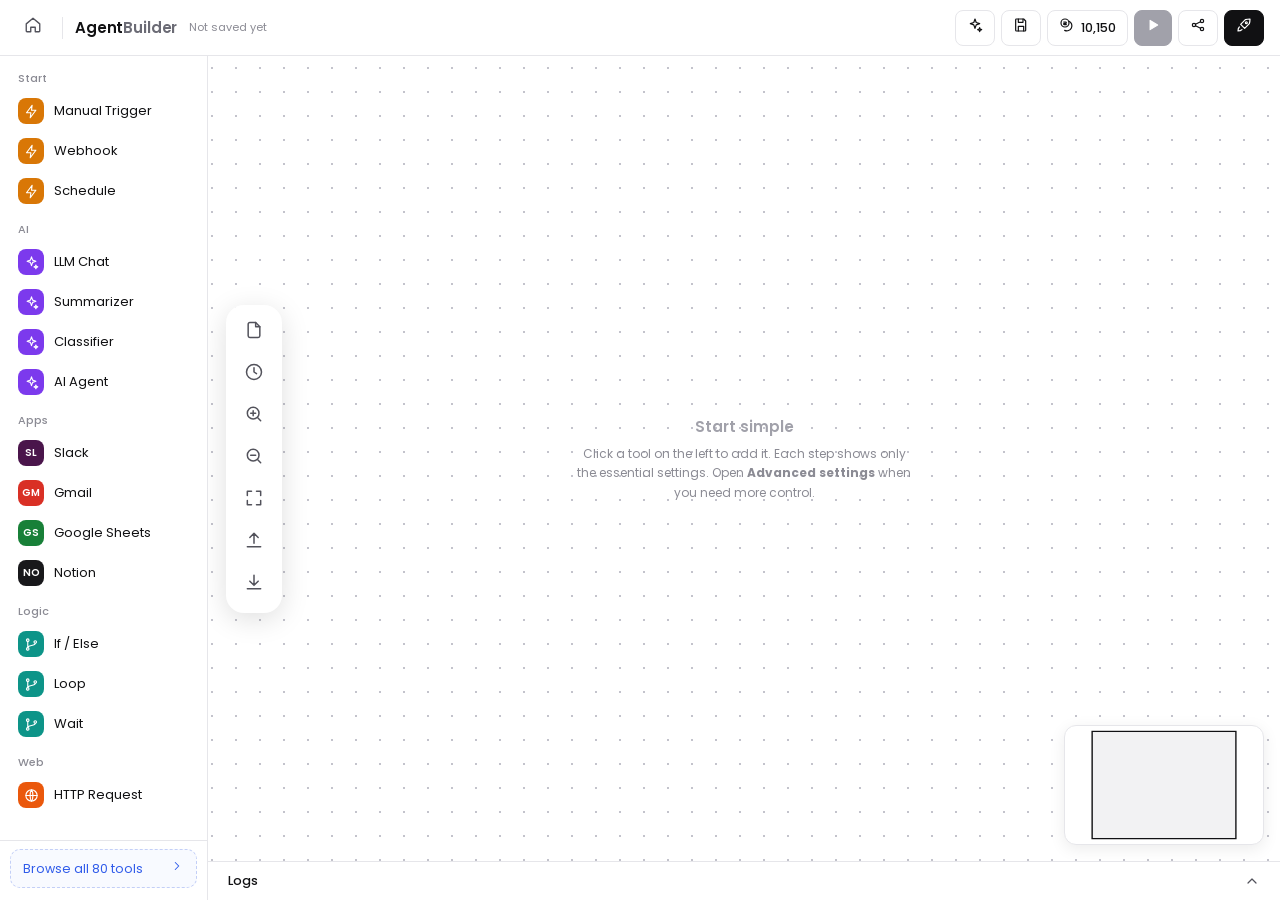
<file: option7.html>
<!doctype html>
<html lang="en">
<head>
<meta charset="utf-8">
<meta name="viewport" content="width=device-width, initial-scale=1">
<title>Agent Builder · Option 7 · Progressive Disclosure</title>
<link rel="preconnect" href="https://fonts.googleapis.com">
<link rel="preconnect" href="https://fonts.gstatic.com" crossorigin>
<link href="https://fonts.googleapis.com/css2?family=Poppins:wght@400;500;600&display=swap" rel="stylesheet">
<link rel="stylesheet" href="styles.css?v=4">
<link rel="stylesheet" href="option7.css">
</head>
<body data-store="agentbuilder.option7" data-fresh="1">
<div id="app">

  <header class="topbar">
    <button class="icon-btn" id="btnHome" title="Home"><span data-icon="home" data-size="18"></span></button>
    <span class="sep"></span>
    <div class="brand">Agent<b>Builder</b></div>
    <span class="saved" id="savedAt">Not saved yet</span>
    <span class="mode-pill" title="Demo of UX Option 7">Option 7 · Progressive Disclosure</span>

    <div class="top-actions">
      <button class="btn" id="btnAI" title="AI Generate"><span data-icon="sparkles" data-size="16"></span><span class="lbl">AI Generate</span></button>
      <button class="btn" id="btnSave" title="Save"><span data-icon="save" data-size="16"></span><span class="lbl">Save</span></button>
      <button class="btn" id="btnCredits" title="Credits"><span data-icon="coins" data-size="16"></span><span id="credits">10,150</span><span class="lbl">Credits</span></button>
      <button class="btn btn-run" id="btnRun" title="Run Workflow" disabled><span data-icon="play" data-size="14"></span><span class="lbl">Run Workflow</span></button>
      <button class="btn" id="btnMarket" title="Marketplace"><span data-icon="share" data-size="16"></span><span class="lbl">Marketplace</span></button>
      <button class="btn btn-dark" id="btnDeploy" title="Deploy Live"><span data-icon="rocket" data-size="16"></span><span class="lbl">Deploy Live</span></button>
    </div>
  </header>

  <div class="main">

    <!-- library: essentials first, everything else on request -->
    <aside class="lib" id="lib">
      <div class="ess" id="ess"></div>
      <div class="panel-view" id="toolsView">
        <button class="lib-back" id="libBack"><span data-icon="chevron" data-size="14"></span>Essentials</button>
        <div class="search">
          <span data-icon="search" data-size="16"></span>
          <input id="toolSearch" type="text" placeholder="Search all tools..." autocomplete="off">
        </div>
        <div class="cats" id="cats"></div>
        <button id="panelClose" hidden></button>
      </div>
      <div class="lib-foot"><button class="lib-more" id="libMore">Browse all 80 tools<span data-icon="chevron" data-size="14"></span></button></div>
    </aside>

    <div class="work">
      <section class="canvas" id="canvas">
        <div class="world" id="world">
          <svg class="edges" id="edges">
            <g id="edgeLayer"></g>
            <path id="tempEdge" class="edge-line temp" d=""/>
          </svg>
          <div id="nodes"></div>
        </div>

        <div class="empty-hint" id="emptyHint">
          <div class="empty-title">Start simple</div>
          <div class="empty-text">Click a tool on the left to add it. Each step shows only the essential settings. Open <b>Advanced settings</b> when you need more control.</div>
        </div>

        <div class="toolbar" id="toolbar">
          <button class="tb" id="tbTools" title="Tools panel"><span data-icon="plus" data-size="20"></span></button>
          <button class="tb" id="tbNew" title="Add sticky note"><span data-icon="file" data-size="20"></span></button>
          <button class="tb" id="tbHistory" title="Run history"><span data-icon="clock" data-size="20"></span></button>
          <button class="tb" id="tbZoomIn" title="Zoom in"><span data-icon="zoomIn" data-size="20"></span></button>
          <button class="tb" id="tbZoomOut" title="Zoom out"><span data-icon="zoomOut" data-size="20"></span></button>
          <button class="tb" id="tbFit" title="Fit to screen"><span data-icon="fit" data-size="20"></span></button>
          <button class="tb" id="tbImport" title="Import JSON"><span data-icon="upload" data-size="20"></span></button>
          <button class="tb" id="tbExport" title="Export JSON"><span data-icon="download" data-size="20"></span></button>
        </div>

        <div class="history-pop" id="historyPop" hidden></div>
        <div class="minimap" id="minimap"><canvas id="mmCanvas" width="400" height="240"></canvas></div>
      </section>

      <section class="logs" id="logs">
        <button class="logs-head" id="logsHead">
          <span>Logs</span><span class="logs-count" id="logCount"></span>
          <span class="logs-chev" data-icon="chevron" data-size="16"></span>
        </button>
        <div class="logs-body" id="logsBody"></div>
      </section>
    </div>

    <aside class="panel closed" id="panel">
      <div class="panel-view" id="configView" hidden>
        <div class="panel-head cfg-head">
          <button class="icon-btn" id="cfgBack" title="Close settings"><span data-icon="x" data-size="18"></span></button>
          <div class="cfg-ico" id="cfgIcon"></div>
          <div class="cfg-titles">
            <h2 id="cfgTitle"></h2>
            <p id="cfgSub"></p>
          </div>
        </div>
        <div class="cfg-body">
          <div class="cfg-conn" id="cfgConn"></div>
          <div id="cfgForm"></div>
        </div>
        <div class="cfg-foot">
          <button class="btn btn-danger" id="cfgDelete"><span data-icon="trash" data-size="16"></span>Delete node</button>
        </div>
      </div>
      <div class="panel-foot">AgentBuilder v0.2.0</div>
    </aside>
  </div>
</div>

<div class="toast" id="toast" role="status" aria-live="polite"></div>
<input type="file" id="fileInput" accept="application/json,.json" hidden>

<script src="nodes.js?v=4"></script>
<script src="app.js?v=4"></script>
<script src="option7.js"></script>
</body>
</html>
</file>
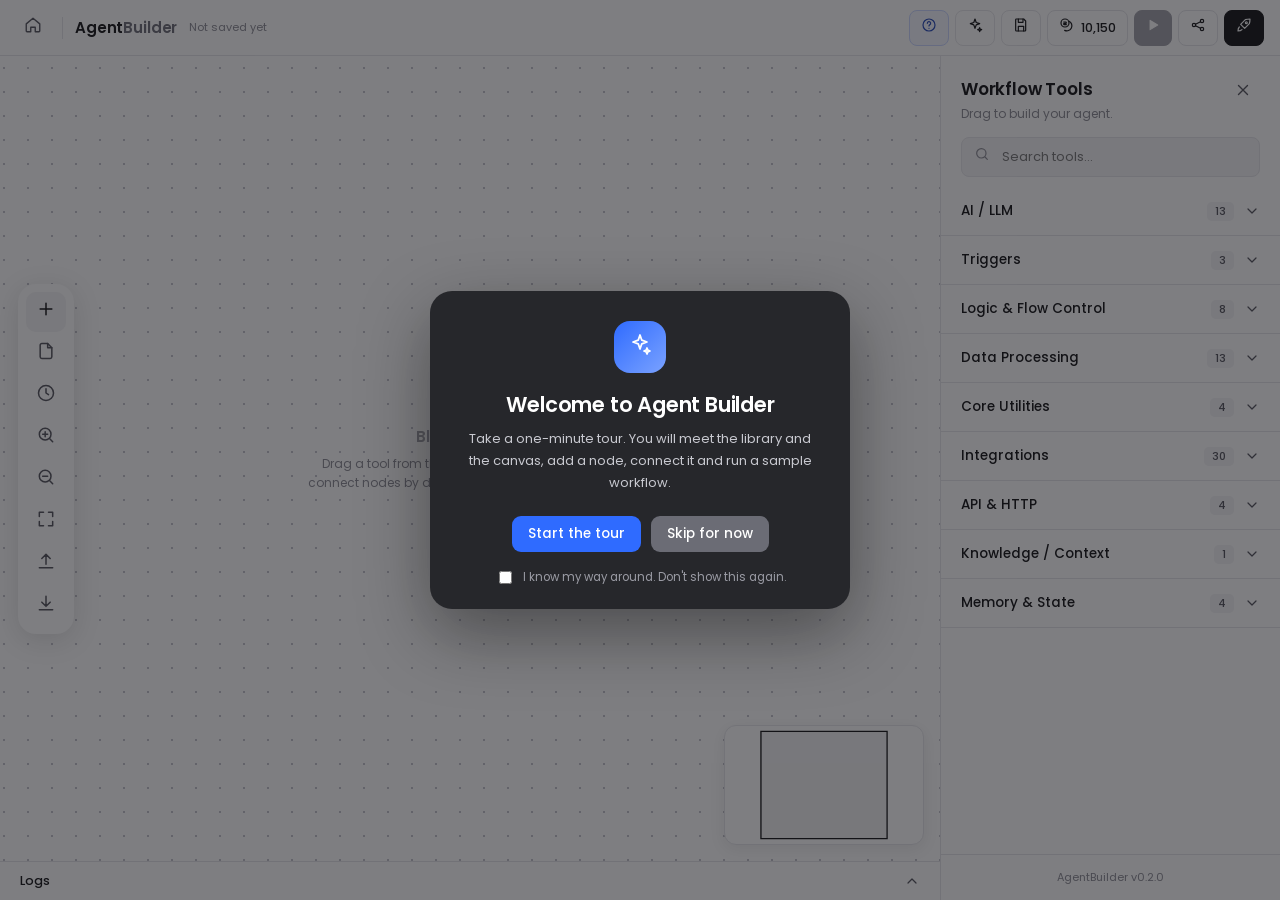
<file: option8.html>
<!doctype html>
<html lang="en">
<head>
<meta charset="utf-8">
<meta name="viewport" content="width=device-width, initial-scale=1">
<title>Agent Builder · Option 8 · Interactive Onboarding</title>
<link rel="preconnect" href="https://fonts.googleapis.com">
<link rel="preconnect" href="https://fonts.gstatic.com" crossorigin>
<link href="https://fonts.googleapis.com/css2?family=Poppins:wght@400;500;600&display=swap" rel="stylesheet">
<link rel="stylesheet" href="styles.css?v=4">
<link rel="stylesheet" href="option8.css">
</head>
<body data-store="agentbuilder.option8" data-fresh="1">
<div id="app">

  <header class="topbar">
    <button class="icon-btn" id="btnHome" title="Home"><span data-icon="home" data-size="18"></span></button>
    <span class="sep"></span>
    <div class="brand">Agent<b>Builder</b></div>
    <span class="saved" id="savedAt">Not saved yet</span>
    <span class="mode-pill" title="Demo of UX Option 8">Option 8 · Interactive Onboarding</span>

    <div class="top-actions">
      <button class="btn" id="btnTour" title="Take the guided tour"><span data-icon="help" data-size="16"></span><span class="lbl">Tour</span></button>
      <button class="btn" id="btnAI" title="AI Generate"><span data-icon="sparkles" data-size="16"></span><span class="lbl">AI Generate</span></button>
      <button class="btn" id="btnSave" title="Save"><span data-icon="save" data-size="16"></span><span class="lbl">Save</span></button>
      <button class="btn" id="btnCredits" title="Credits"><span data-icon="coins" data-size="16"></span><span id="credits">10,150</span><span class="lbl">Credits</span></button>
      <button class="btn btn-run" id="btnRun" title="Run Workflow" disabled><span data-icon="play" data-size="14"></span><span class="lbl">Run Workflow</span></button>
      <button class="btn" id="btnMarket" title="Marketplace"><span data-icon="share" data-size="16"></span><span class="lbl">Marketplace</span></button>
      <button class="btn btn-dark" id="btnDeploy" title="Deploy Live"><span data-icon="rocket" data-size="16"></span><span class="lbl">Deploy Live</span></button>
    </div>
  </header>

  <div class="main">
    <div class="work">
      <section class="canvas" id="canvas">
        <div class="world" id="world">
          <svg class="edges" id="edges">
            <g id="edgeLayer"></g>
            <path id="tempEdge" class="edge-line temp" d=""/>
          </svg>
          <div id="nodes"></div>
        </div>

        <div class="empty-hint" id="emptyHint">
          <div class="empty-title">Blank canvas</div>
          <div class="empty-text">Drag a tool from the panel onto the canvas, then connect nodes by dragging from one dot to another.</div>
        </div>

        <div class="toolbar" id="toolbar">
          <button class="tb active" id="tbTools" title="Tools panel"><span data-icon="plus" data-size="20"></span></button>
          <button class="tb" id="tbNew" title="Add sticky note"><span data-icon="file" data-size="20"></span></button>
          <button class="tb" id="tbHistory" title="Run history"><span data-icon="clock" data-size="20"></span></button>
          <button class="tb" id="tbZoomIn" title="Zoom in"><span data-icon="zoomIn" data-size="20"></span></button>
          <button class="tb" id="tbZoomOut" title="Zoom out"><span data-icon="zoomOut" data-size="20"></span></button>
          <button class="tb" id="tbFit" title="Fit to screen"><span data-icon="fit" data-size="20"></span></button>
          <button class="tb" id="tbImport" title="Import JSON"><span data-icon="upload" data-size="20"></span></button>
          <button class="tb" id="tbExport" title="Export JSON"><span data-icon="download" data-size="20"></span></button>
        </div>

        <div class="history-pop" id="historyPop" hidden></div>
        <div class="minimap" id="minimap"><canvas id="mmCanvas" width="400" height="240"></canvas></div>
      </section>

      <section class="logs" id="logs">
        <button class="logs-head" id="logsHead">
          <span>Logs</span><span class="logs-count" id="logCount"></span>
          <span class="logs-chev" data-icon="chevron" data-size="16"></span>
        </button>
        <div class="logs-body" id="logsBody"></div>
      </section>
    </div>

    <aside class="panel" id="panel">
      <div class="panel-view" id="toolsView">
        <div class="panel-head">
          <div>
            <h2>Workflow Tools</h2>
            <p>Drag to build your agent.</p>
          </div>
          <button class="icon-btn" id="panelClose" title="Close panel"><span data-icon="x" data-size="18"></span></button>
        </div>
        <div class="search">
          <span data-icon="search" data-size="16"></span>
          <input id="toolSearch" type="text" placeholder="Search tools..." autocomplete="off">
        </div>
        <div class="cats" id="cats"></div>
      </div>

      <div class="panel-view" id="configView" hidden>
        <div class="panel-head cfg-head">
          <button class="icon-btn" id="cfgBack" title="Back to tools"><span data-icon="back" data-size="18"></span></button>
          <div class="cfg-ico" id="cfgIcon"></div>
          <div class="cfg-titles">
            <h2 id="cfgTitle"></h2>
            <p id="cfgSub"></p>
          </div>
        </div>
        <div class="cfg-body">
          <div class="cfg-conn" id="cfgConn"></div>
          <div id="cfgForm"></div>
        </div>
        <div class="cfg-foot">
          <button class="btn btn-danger" id="cfgDelete"><span data-icon="trash" data-size="16"></span>Delete node</button>
        </div>
      </div>

      <div class="panel-foot">AgentBuilder v0.2.0</div>
    </aside>
  </div>
</div>

<!-- onboarding layer -->
<div class="welcome" id="welcome" hidden>
  <div class="wcard">
    <div class="wlogo"><span data-icon="sparkles" data-size="24"></span></div>
    <h2>Welcome to Agent Builder</h2>
    <p>Take a one-minute tour. You will meet the library and the canvas, add a node, connect it and run a sample workflow.</p>
    <div class="wbtns"><button class="tbtn pri" id="wStart">Start the tour</button><button class="tbtn" id="wSkip">Skip for now</button></div>
    <label class="wchk"><input type="checkbox" id="wNever"> I know my way around. Don't show this again.</label>
  </div>
</div>

<div class="tour" id="tour" hidden>
  <div class="spot" id="spot"></div>
  <div class="tcard" id="tcard">
    <div class="th">
      <svg class="ring" viewBox="0 0 36 36"><circle cx="18" cy="18" r="15" class="bg"/><circle cx="18" cy="18" r="15" class="fg" id="ringFg"/></svg>
      <b id="tNum">1/6</b>
      <button class="end" id="tEnd">End Tour</button>
    </div>
    <div class="il" id="tIl"></div>
    <h3 id="tTitle"></h3>
    <p id="tText"></p>
    <div class="tdo" id="tDo"></div>
    <div class="tf"><button class="tbtn" id="tBack">Back</button><button class="tbtn pri" id="tNext">Next</button></div>
  </div>
</div>

<div class="toast" id="toast" role="status" aria-live="polite"></div>
<input type="file" id="fileInput" accept="application/json,.json" hidden>

<script src="nodes.js?v=4"></script>
<script>Object.assign(ICON, {
  help: '<circle cx="12" cy="12" r="9"/><path d="M9.5 9.5a2.5 2.5 0 1 1 3.5 2.3c-.7.4-1 .9-1 1.7M12 17h0"/>',
  check: '<path d="m5 12.5 4.5 4.5L19 7.5"/>'
});</script>
<script src="app.js?v=4"></script>
<script src="option8.js"></script>
</body>
</html>
</file>
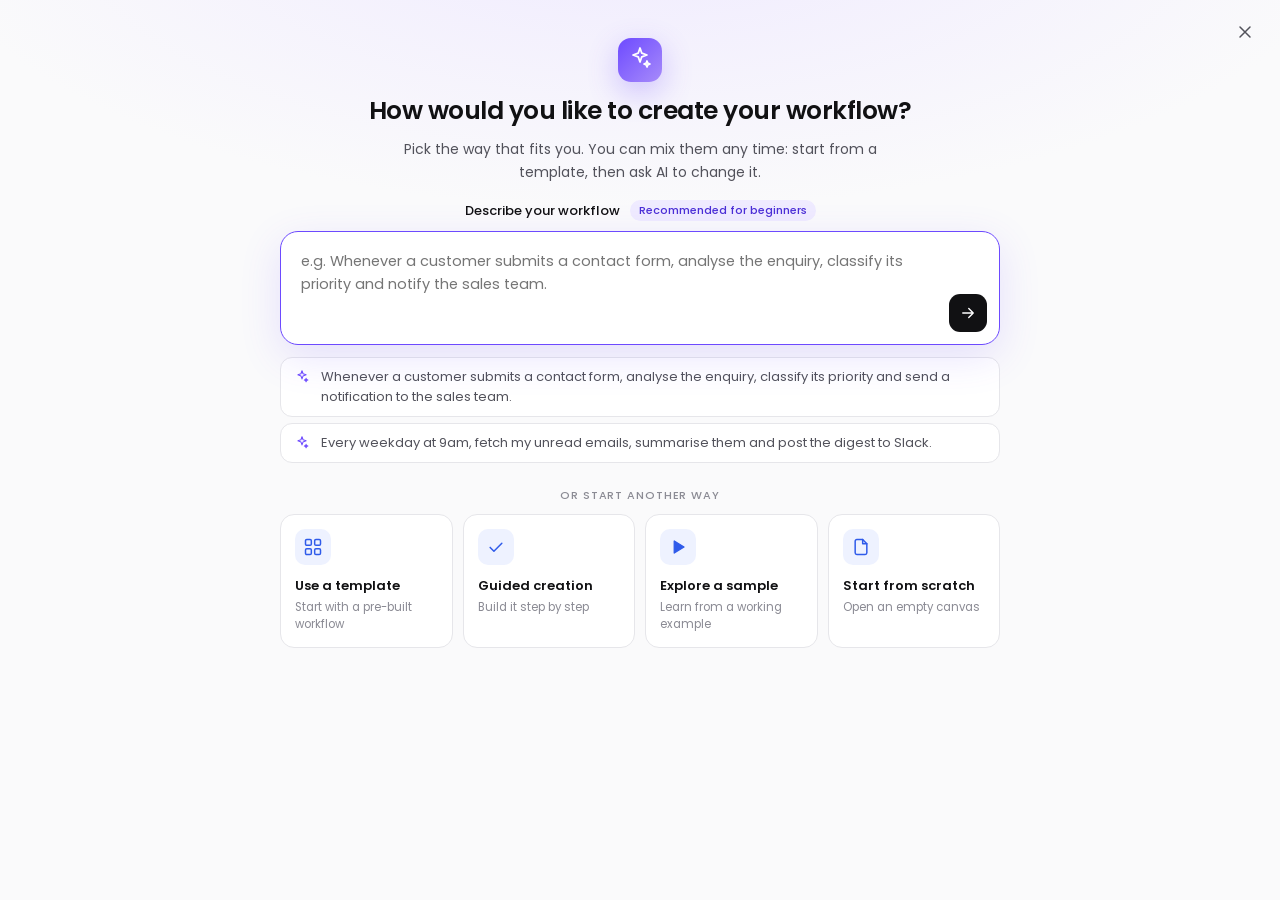
<file: option9.html>
<!doctype html>
<html lang="en">
<head>
<meta charset="utf-8">
<meta name="viewport" content="width=device-width, initial-scale=1">
<title>Agent Builder · Combined Experience</title>
<link rel="preconnect" href="https://fonts.googleapis.com">
<link rel="preconnect" href="https://fonts.gstatic.com" crossorigin>
<link href="https://fonts.googleapis.com/css2?family=Poppins:wght@400;500;600&display=swap" rel="stylesheet">
<link rel="stylesheet" href="styles.css?v=4">
<link rel="stylesheet" href="option3.css">
<link rel="stylesheet" href="option6.css">
<link rel="stylesheet" href="option7.css">
<link rel="stylesheet" href="option9.css?v=3">
</head>
<body data-store="agentbuilder.option9" data-fresh="1" data-ai="1" data-hybrid="1">
<div id="app">

  <!-- top navigation: name, status, undo, redo, test, publish -->
  <header class="topbar">
    <button class="icon-btn" id="btnHome" title="Home"><span data-icon="home" data-size="18"></span></button>
    <span class="sep"></span>
    <input class="wf-name" id="wfName" value="Untitled workflow" aria-label="Workflow name" spellcheck="false">
    <span class="wf-status" id="wfStatus">Draft</span>
    <span class="saved" id="savedAt">Not saved yet</span>

    <div class="top-actions">
      <button class="icon-btn" id="btnUndo" title="Undo (Ctrl+Z)"><span data-icon="undo" data-size="17"></span></button>
      <button class="icon-btn" id="btnRedo" title="Redo (Ctrl+Y)"><span data-icon="redo" data-size="17"></span></button>
      <button class="btn" id="btnNew" title="Start a new workflow"><span data-icon="plus" data-size="16"></span><span class="lbl">New</span></button>
      <button class="btn btn-ai" id="btnAI" title="Open the AI assistant"><span data-icon="sparkles" data-size="16"></span><span class="lbl">AI Assistant</span></button>
      <button class="btn" id="btnSave" title="Save"><span data-icon="save" data-size="16"></span><span class="lbl">Save</span></button>
      <button class="btn" id="btnCredits" title="Credits"><span data-icon="coins" data-size="16"></span><span id="credits">10,150</span><span class="lbl">Credits</span></button>
      <button class="btn btn-run" id="btnRun" title="Test the workflow" disabled><span data-icon="play" data-size="14"></span><span class="lbl">Test</span></button>
      <button class="btn btn-dark" id="btnPublish" title="Review and publish"><span data-icon="rocket" data-size="16"></span><span class="lbl">Publish</span></button>
      <button id="btnMarket" hidden></button><button id="btnDeploy" hidden></button>
    </div>
  </header>

  <div class="main">

    <!-- left: searchable library, essentials first -->
    <aside class="lib" id="lib">
      <div class="lib-head">
        <div><b>Node library</b><span>Click or drag to add</span></div>
        <button class="icon-btn" id="libX" title="Hide library"><span data-icon="chevron" data-size="16"></span></button>
      </div>
      <div class="ess" id="ess"></div>
      <div class="panel-view" id="toolsView">
        <button class="lib-back" id="libBack"><span data-icon="chevron" data-size="14"></span>Essentials</button>
        <div class="search">
          <span data-icon="search" data-size="16"></span>
          <input id="toolSearch" type="text" placeholder="Search all tools..." autocomplete="off">
        </div>
        <div class="cats" id="cats"></div>
        <button id="panelClose" hidden></button>
      </div>
      <div class="lib-foot"><button class="lib-more" id="libMore">Browse all 80 tools<span data-icon="chevron" data-size="14"></span></button></div>
    </aside>

    <!-- centre: canvas with contextual + controls -->
    <div class="work">
      <section class="canvas" id="canvas">
        <div class="world" id="world">
          <svg class="edges" id="edges">
            <g id="edgeLayer"></g>
            <path id="tempEdge" class="edge-line temp" d=""/>
          </svg>
          <div id="nodes"></div>
        </div>

        <div class="empty-hint" id="emptyHint"></div>

        <div class="start" id="start">
          <button class="start-btn" id="startBtn" title="Add the first step"><span data-icon="plus" data-size="26"></span></button>
          <b>Add your first step</b>
          <p>Start with a trigger. After that, a <i>+</i> appears after every step with suggestions. It connects automatically.</p>
        </div>
        <div class="coach" id="coach" hidden>Click the <b>+</b> to add the next step. It connects automatically.</div>
        <div class="ctx" id="ctx" hidden></div>

        <div class="issues" id="issues" hidden>
          <span class="iw" data-icon="warn" data-size="18"></span>
          <span class="it" id="issueText"></span>
          <button class="mini" id="issueGo">Review</button>
          <button class="icon-btn" id="issueX" title="Dismiss"><span data-icon="x" data-size="16"></span></button>
        </div>

        <!-- path to publish -->
        <div class="gd" id="guide" hidden>
          <div class="gd-top">
            <div class="gd-name"><small id="gdMode">Guided creation</small><b id="gdTitle">Path to publish</b></div>
            <div class="gd-btns"><button class="mini" id="gdMin" title="Collapse">–</button><button class="mini" id="gdX" title="Dismiss">×</button></div>
          </div>
          <div class="gd-prog"><i id="gdBar"></i></div>
          <div class="gd-count" id="gdCount"></div>
          <div class="gd-list" id="gdList"></div>
        </div>

        <button class="float-btn fl" id="openLib" title="Show node library"><span data-icon="grid" data-size="16"></span><span>Library</span></button>
        <button class="float-btn fr" id="openRight" title="Show settings and AI"><span data-icon="sparkles" data-size="16"></span><span>Settings / AI</span></button>

        <div class="toolbar" id="toolbar">
          <button class="tb" id="tbTools" title="Tools panel"><span data-icon="plus" data-size="20"></span></button>
          <button class="tb" id="tbNew" title="Add sticky note"><span data-icon="file" data-size="20"></span></button>
          <button class="tb" id="tbHistory" title="Run history"><span data-icon="clock" data-size="20"></span></button>
          <button class="tb" id="tbZoomIn" title="Zoom in"><span data-icon="zoomIn" data-size="20"></span></button>
          <button class="tb" id="tbZoomOut" title="Zoom out"><span data-icon="zoomOut" data-size="20"></span></button>
          <button class="tb" id="tbFit" title="Fit to screen"><span data-icon="fit" data-size="20"></span></button>
          <button class="tb" id="tbImport" title="Import JSON"><span data-icon="upload" data-size="20"></span></button>
          <button class="tb" id="tbExport" title="Export JSON"><span data-icon="download" data-size="20"></span></button>
        </div>

        <div class="history-pop" id="historyPop" hidden></div>
        <div class="minimap" id="minimap"><canvas id="mmCanvas" width="400" height="240"></canvas></div>
      </section>

      <!-- bottom: execution history, logs, errors and output -->
      <section class="logs" id="logs">
        <button class="logs-head" id="logsHead">
          <span>Execution logs</span><span class="logs-count" id="logCount"></span>
          <span class="logs-chev" data-icon="chevron" data-size="16"></span>
        </button>
        <div class="logs-body" id="logsBody"></div>
      </section>
    </div>

    <!-- right: settings (basic + advanced) and the AI assistant -->
    <aside class="panel rpane" id="panel">
      <div class="rtabs">
        <button class="rt on" data-t="cfg">Settings<i id="issueN" hidden></i></button>
        <button class="rt" data-t="ai"><span data-icon="sparkles" data-size="14"></span>AI Assistant</button>
        <button class="icon-btn" id="rX" title="Hide this panel"><span data-icon="chevron" data-size="16"></span></button>
      </div>

      <div class="rbody" id="paneCfg">
        <div class="cfg-empty" id="cfgEmpty">
          <div class="ce-ico"><span data-icon="sliders" data-size="22"></span></div>
          <b>Nothing selected</b>
          <p>Click a node to see its essential settings. Advanced options stay tucked away until you need them.</p>
        </div>
        <div class="panel-view" id="configView" hidden>
          <div class="panel-head cfg-head">
            <button class="icon-btn" id="cfgBack" title="Deselect"><span data-icon="back" data-size="18"></span></button>
            <div class="cfg-ico" id="cfgIcon"></div>
            <div class="cfg-titles">
              <h2 id="cfgTitle"></h2>
              <p id="cfgSub"></p>
            </div>
          </div>
          <div class="cfg-body">
            <div class="cfg-conn" id="cfgConn"></div>
            <div id="cfgForm"></div>
          </div>
          <div class="cfg-foot">
            <button class="btn btn-danger" id="cfgDelete"><span data-icon="trash" data-size="16"></span>Delete node</button>
          </div>
        </div>
      </div>

      <div class="rbody" id="paneAI" hidden>
        <div class="ai-head"><span>Ask AI to build or change the workflow. The canvas updates live.</span><button class="mini" id="chatNew">New chat</button></div>
        <div class="chat-msgs" id="msgs"></div>
        <div class="chat-foot">
          <div class="sugg" id="sugg"></div>
          <div class="composer">
            <textarea id="chatInput" rows="3" placeholder="Ask to build or change something..."></textarea>
            <button class="send" id="chatSend" title="Send"></button>
          </div>
          <div class="chat-note">AI can make mistakes. Review the workflow before you publish it.</div>
        </div>
      </div>
    </aside>
  </div>
</div>

<!-- entry screen -->
<div class="landing" id="landing">
  <button class="icon-btn land-x" id="landX" title="Skip to the editor"><span data-icon="x" data-size="20"></span></button>
  <div class="land-in">
    <div class="land-logo"><span data-icon="sparkles" data-size="24"></span></div>
    <h1>How would you like to create your workflow?</h1>
    <p>Pick the way that fits you. You can mix them any time: start from a template, then ask AI to change it.</p>

    <div class="land-tag"><span>Describe your workflow</span><em>Recommended for beginners</em></div>
    <div class="land-box">
      <textarea id="landInput" rows="3" placeholder="e.g. Whenever a customer submits a contact form, analyse the enquiry, classify its priority and notify the sales team."></textarea>
      <button class="send" id="landSend" title="Generate workflow"></button>
    </div>
    <div class="land-ex" id="landEx"></div>

    <div class="land-label">Or start another way</div>
    <div class="modes">
      <button class="mode" id="modeTpl"><span class="mi" data-icon="grid" data-size="20"></span><b>Use a template</b><span>Start with a pre-built workflow</span></button>
      <button class="mode" id="modeGuide"><span class="mi" data-icon="check" data-size="20"></span><b>Guided creation</b><span>Build it step by step</span></button>
      <button class="mode" id="modeSample"><span class="mi" data-icon="play" data-size="18"></span><b>Explore a sample</b><span>Learn from a working example</span></button>
      <button class="mode" id="landBlank"><span class="mi" data-icon="file" data-size="20"></span><b>Start from scratch</b><span>Open an empty canvas</span></button>
    </div>
    <button id="landTpl" hidden></button>
  </div>
</div>

<!-- template gallery -->
<div class="modal" id="tplModal" hidden>
  <div class="mcard wide">
    <div class="mhead"><div><b>Choose a template</b><span>Ready-made workflows. You can change everything afterwards.</span></div><button class="icon-btn" id="tplX" title="Close"><span data-icon="x" data-size="18"></span></button></div>
    <div class="mtools"><label class="srch">
      <span data-icon="search" data-size="16"></span><input id="tplQ" type="text" placeholder="Search templates..." autocomplete="off"></label></div>
    <div class="tgrid" id="tplGrid"></div>
  </div>
</div>

<!-- publish review -->
<div class="modal" id="pubModal" hidden>
  <div class="mcard">
    <div class="mhead"><div><b>Review before publishing</b><span id="pubSub">Checks run automatically.</span></div><button class="icon-btn" id="pubX" title="Close"><span data-icon="x" data-size="18"></span></button></div>
    <div class="pchecks" id="pubChecks"></div>
    <div class="pfoot"><button class="btn" id="pubRun">Run a preview</button><span class="sp"></span><button class="btn" id="pubCancel">Not yet</button><button class="btn btn-pri" id="pubGo">Publish</button></div>
  </div>
</div>

<div class="toast" id="toast" role="status" aria-live="polite"></div>
<input type="file" id="fileInput" accept="application/json,.json" hidden>

<script src="nodes.js?v=4"></script>
<script>Object.assign(ICON, {
  undo: '<path d="M9 14 4 9l5-5"/><path d="M4 9h10a6 6 0 0 1 0 12h-3"/>',
  redo: '<path d="m15 14 5-5-5-5"/><path d="M20 9H10a6 6 0 0 0 0 12h3"/>',
  check: '<path d="m5 12.5 4.5 4.5L19 7.5"/>'
});</script>
<script src="templates.js"></script>
<script src="app.js?v=4"></script>
<script src="option3.js?v=4"></script>
<script src="option5.js"></script>
<script src="option6.js"></script>
<script src="option7.js"></script>
<script src="option9.js?v=2"></script>
</body>
</html>
</file>
<file: shell.css>
:root {
  --ink: #111113; --ink-2: #52525b; --mute: #8b8b94; --line: #e6e6ea; --soft: #f4f4f6; --bg: #fafafb;
  --ok: #16a34a; --ok-bg: #e8f6ed; --warn: #b45309; --run: #2563eb;
  color-scheme: light;
}
* { box-sizing: border-box; }
html, body { height: 100%; margin: 0; }
body { font-family: 'Poppins', system-ui, -apple-system, 'Segoe UI', sans-serif; font-size: 13px; color: var(--ink); background: var(--bg); overflow: hidden; }
button { font: inherit; color: inherit; cursor: pointer; }
[hidden] { display: none !important; }
svg { display: block; }

.shell { display: flex; height: 100vh; }

/* ---------- sidebar ---------- */
.side { width: 272px; flex: none; display: flex; flex-direction: column; background: #fff; border-right: 1px solid var(--line); transition: width .2s; }
.side-head { display: flex; align-items: center; gap: 12px; padding: 20px 18px 16px; }
.logo { flex: none; width: 36px; height: 36px; border-radius: 10px; background: var(--ink); color: #fff; display: grid; place-items: center; font-weight: 600; font-size: 16px; }
.side-title { display: flex; flex-direction: column; line-height: 1.3; min-width: 0; }
.side-title b { font-size: 14px; font-weight: 600; }
.side-title span { font-size: 11px; color: var(--mute); }
.nav { flex: 1; overflow: auto; padding: 4px 10px 12px; }
.nav-label { padding: 16px 10px 6px; font-size: 10.5px; letter-spacing: .08em; text-transform: uppercase; color: var(--mute); font-weight: 500; }
.nav-item {
  width: 100%; display: flex; align-items: center; gap: 11px; padding: 9px 10px; border: 0; background: transparent;
  border-radius: 10px; text-align: left; color: var(--ink-2); font-size: 13px; font-weight: 500; margin-bottom: 2px;
}
.nav-item:hover { background: var(--soft); color: var(--ink); }
.nav-item.active { background: var(--ink); color: #fff; }
.nav-num { flex: none; width: 24px; height: 24px; border-radius: 7px; display: grid; place-items: center; font-size: 11.5px; font-weight: 600; background: var(--soft); color: var(--ink-2); }
.nav-item.active .nav-num { background: rgba(255,255,255,.18); color: #fff; }
.nav-ico { flex: none; width: 24px; height: 24px; display: grid; place-items: center; }
.nav-text { flex: 1; min-width: 0; white-space: nowrap; overflow: hidden; text-overflow: ellipsis; }
.dot { flex: none; width: 7px; height: 7px; border-radius: 50%; background: #d4d4d8; }
.dot.ready { background: var(--ok); }
.side-foot { display: flex; align-items: center; gap: 10px; padding: 12px 14px; border-top: 1px solid var(--line); }
.collapse { width: 32px; height: 32px; border: 0; background: transparent; border-radius: 8px; display: grid; place-items: center; color: var(--ink-2); }
.collapse:hover { background: var(--soft); }
.side-note { font-size: 11px; color: var(--mute); }
.shell.collapsed .side { width: 72px; }
.shell.collapsed .side-title, .shell.collapsed .nav-text, .shell.collapsed .dot, .shell.collapsed .nav-label, .shell.collapsed .side-note { display: none; }
.shell.collapsed .side-head { justify-content: center; padding-left: 0; padding-right: 0; }
.shell.collapsed .nav-item { justify-content: center; }
.shell.collapsed .collapse svg { transform: rotate(180deg); }

/* ---------- content ---------- */
.content { flex: 1; min-width: 0; display: flex; flex-direction: column; position: relative; }
.bar { height: 52px; flex: none; display: flex; align-items: center; justify-content: space-between; padding: 0 16px; background: #fff; border-bottom: 1px solid var(--line); gap: 12px; }
.bar-left, .bar-right { display: flex; align-items: center; gap: 10px; min-width: 0; }
.bar-title { display: flex; align-items: baseline; gap: 8px; min-width: 0; white-space: nowrap; }
.bar-title span { color: var(--mute); font-size: 12px; }
.bar-title b { font-weight: 600; font-size: 14px; overflow: hidden; text-overflow: ellipsis; }
.chip { padding: 3px 10px; border-radius: 999px; background: var(--soft); color: var(--ink-2); font-size: 11px; font-weight: 500; white-space: nowrap; }
.chip.ready { background: var(--ok-bg); color: var(--ok); }
.bar-btn { height: 34px; min-width: 34px; padding: 0 8px; border: 1px solid var(--line); background: #fff; border-radius: 8px; display: inline-flex; align-items: center; justify-content: center; gap: 7px; color: var(--ink-2); }
.bar-btn:hover { background: var(--soft); color: var(--ink); }
.bar-btn.text { padding: 0 12px; font-size: 12.5px; font-weight: 500; }
.bar-btn.on { background: var(--ink); border-color: var(--ink); color: #fff; }
.bar-btn:disabled { opacity: .4; cursor: not-allowed; }
.stage { flex: 1; min-height: 0; position: relative; overflow: auto; }
.stage iframe { position: absolute; inset: 0; width: 100%; height: 100%; border: 0; background: #fff; }

/* about drawer */
.about { position: absolute; top: 52px; right: 0; bottom: 0; width: 380px; max-width: 92%; background: #fff; border-left: 1px solid var(--line); box-shadow: -10px 0 30px rgba(0,0,0,.08); z-index: 20; overflow: auto; padding: 22px; }

/* ---------- shared blocks ---------- */
.page { max-width: 1120px; margin: 0 auto; padding: 36px 32px 60px; }
.eyebrow { font-size: 11px; letter-spacing: .08em; text-transform: uppercase; color: var(--mute); font-weight: 500; }
h1 { margin: 6px 0 8px; font-size: 26px; letter-spacing: -.02em; font-weight: 600; }
h2 { margin: 0 0 14px; font-size: 17px; font-weight: 600; letter-spacing: -.01em; }
h3 { margin: 0 0 8px; font-size: 13px; font-weight: 600; }
.lead { margin: 0; color: var(--ink-2); font-size: 14px; line-height: 1.7; max-width: 720px; }
.section { margin-top: 40px; }
.card { background: #fff; border: 1px solid var(--line); border-radius: 14px; }

.stats { display: flex; gap: 12px; margin-top: 24px; flex-wrap: wrap; }
.stat { padding: 14px 18px; min-width: 150px; }
.stat b { display: block; font-size: 22px; font-weight: 600; letter-spacing: -.02em; }
.stat span { font-size: 12px; color: var(--mute); }
.bar-progress { height: 6px; border-radius: 99px; background: var(--soft); overflow: hidden; margin-top: 8px; }
.bar-progress i { display: block; height: 100%; background: var(--ink); border-radius: 99px; }

.grid { display: grid; grid-template-columns: repeat(auto-fill, minmax(250px, 1fr)); gap: 14px; }
.opt { padding: 18px; text-align: left; display: flex; flex-direction: column; gap: 10px; border: 1px solid var(--line); background: #fff; border-radius: 14px; transition: border-color .12s, box-shadow .12s, transform .12s; }
.opt:hover { border-color: #b8b8c2; box-shadow: 0 8px 24px rgba(0,0,0,.07); transform: translateY(-1px); }
.opt-top { display: flex; align-items: center; justify-content: space-between; }
.opt-num { width: 30px; height: 30px; border-radius: 9px; display: grid; place-items: center; background: var(--ink); color: #fff; font-weight: 600; font-size: 13px; }
.opt h3 { font-size: 15px; margin: 0; }
.opt p { margin: 0; color: var(--ink-2); font-size: 12.5px; line-height: 1.6; flex: 1; }
.opt-meta { display: flex; flex-direction: column; gap: 5px; padding-top: 8px; border-top: 1px solid var(--line); }
.opt-cta { font-size: 12px; font-weight: 500; display: flex; align-items: center; gap: 6px; }
.badge { padding: 3px 9px; border-radius: 999px; font-size: 11px; font-weight: 500; background: var(--soft); color: var(--ink-2); }
.badge.ready { background: var(--ok-bg); color: var(--ok); }

.meter { display: flex; align-items: center; gap: 8px; font-size: 11.5px; color: var(--ink-2); }
.meter em { font-style: normal; width: 76px; color: var(--mute); }
.meter .pips { display: flex; gap: 3px; }
.meter .pips i { width: 14px; height: 5px; border-radius: 3px; background: #e4e4e8; }
.meter .pips i.f { background: var(--ink); }

.table-wrap { overflow: auto; }
table { width: 100%; border-collapse: collapse; font-size: 12.5px; }
th, td { text-align: left; padding: 12px 16px; border-bottom: 1px solid var(--line); vertical-align: middle; }
th { font-size: 11px; text-transform: uppercase; letter-spacing: .06em; color: var(--mute); font-weight: 500; background: #fcfcfd; white-space: nowrap; }
tr:last-child td { border-bottom: 0; }
tbody tr.link { cursor: pointer; }
tbody tr.link:hover { background: #fafafb; }
td .meter { font-size: 12px; }
td .meter em { display: none; }

.two { display: grid; grid-template-columns: 1fr 1fr; gap: 14px; }
.entry { padding: 18px; }
.entry-list { display: flex; flex-direction: column; gap: 8px; }
.entry-row { display: flex; align-items: center; gap: 12px; padding: 12px 14px; border: 1px solid var(--line); border-radius: 12px; background: #fff; text-align: left; width: 100%; }
.entry-row:hover { border-color: #b8b8c2; background: #fafafb; }
.entry-row.star { border-color: var(--ink); }
.entry-row b { font-weight: 600; font-size: 13px; }
.entry-row span { color: var(--mute); font-size: 12px; display: block; }
.entry-row .grow { flex: 1; }
.tag { font-size: 10.5px; padding: 2px 8px; border-radius: 99px; background: var(--ink); color: #fff; font-weight: 500; white-space: nowrap; }
.area { display: flex; gap: 12px; padding: 10px 0; border-bottom: 1px solid var(--line); font-size: 12.5px; }
.area:last-child { border: 0; }
.area b { width: 120px; flex: none; font-weight: 600; }
.area span { color: var(--ink-2); }

/* option info page */
.steps { display: flex; flex-direction: column; gap: 0; margin: 0; padding: 0; list-style: none; counter-reset: s; }
.steps li { position: relative; padding: 0 0 14px 38px; font-size: 13px; color: var(--ink-2); line-height: 1.6; counter-increment: s; }
.steps li::before { content: counter(s); position: absolute; left: 0; top: 0; width: 24px; height: 24px; border-radius: 50%; background: var(--soft); color: var(--ink); font-size: 11.5px; font-weight: 600; display: grid; place-items: center; }
.steps li::after { content: ''; position: absolute; left: 11.5px; top: 28px; bottom: 4px; width: 1px; background: var(--line); }
.steps li:last-child::after { display: none; }
.pc { display: grid; grid-template-columns: 1fr 1fr; gap: 14px; }
.pc .card { padding: 18px; }
.pc p { margin: 0; font-size: 13px; line-height: 1.7; color: var(--ink-2); }
.pros h3 { color: var(--ok); }
.cons h3 { color: var(--warn); }
.soon { display: flex; align-items: center; gap: 14px; padding: 18px 20px; margin-top: 24px; background: #fff; border: 1px dashed #c4c4cc; border-radius: 14px; }
.soon-ico { width: 38px; height: 38px; border-radius: 10px; background: var(--soft); display: grid; place-items: center; color: var(--ink-2); flex: none; }
.soon b { display: block; font-size: 13.5px; }
.soon span { color: var(--mute); font-size: 12px; }
.src { margin-top: 14px; font-size: 12px; color: var(--mute); }

@media (max-width: 960px) {
  .shell:not(.expanded) .side { width: 72px; }
  .shell:not(.expanded) .side-title, .shell:not(.expanded) .nav-text, .shell:not(.expanded) .dot, .shell:not(.expanded) .nav-label, .shell:not(.expanded) .side-note { display: none; }
  .shell:not(.expanded) .nav-item { justify-content: center; }
  .shell:not(.expanded) .side-head { justify-content: center; padding-left: 0; padding-right: 0; }
  .two, .pc { grid-template-columns: 1fr; }
  .page { padding: 24px 18px 48px; }
}
</file>
<file: styles.css>
:root {
  --ink: #111113;
  --ink-2: #52525b;
  --mute: #8b8b94;
  --line: #e6e6ea;
  --soft: #f4f4f6;
  --ok: #16a34a;
  --warn: #f59e0b;
  --err: #dc2626;
  --run: #2563eb;
  color-scheme: light;
}
* { box-sizing: border-box; }
html, body { height: 100%; margin: 0; }
body {
  font-family: 'Poppins', system-ui, -apple-system, 'Segoe UI', sans-serif;
  font-size: 13px; color: var(--ink); background: #fff; overflow: hidden;
}
button { font: inherit; color: inherit; cursor: pointer; }
[hidden] { display: none !important; }
#app { display: flex; flex-direction: column; height: 100vh; }

/* ---------- top bar ---------- */
.topbar {
  height: 56px; flex: none; display: flex; align-items: center; gap: 12px;
  padding: 0 16px; border-bottom: 1px solid var(--line); background: #fff; position: relative; z-index: 5;
}
.sep { width: 1px; height: 22px; background: var(--line); }
.brand { font-size: 15px; font-weight: 600; letter-spacing: -.01em; }
.brand b { color: #6b6b75; font-weight: 600; }
.saved { font-size: 11px; color: var(--mute); }
.mode-pill {
  margin-left: 6px; padding: 4px 10px; border-radius: 999px; background: var(--soft);
  color: var(--ink-2); font-size: 11px; font-weight: 500; white-space: nowrap;
}
.top-actions { margin-left: auto; display: flex; gap: 8px; }
.icon-btn {
  width: 34px; height: 34px; border: 0; background: transparent; border-radius: 8px;
  display: inline-grid; place-items: center; color: var(--ink-2);
}
.icon-btn:hover { background: var(--soft); color: var(--ink); }
.btn {
  height: 36px; padding: 0 14px; display: inline-flex; align-items: center; gap: 8px;
  border: 1px solid var(--line); background: #fff; border-radius: 8px; font-size: 12.5px; font-weight: 500;
  white-space: nowrap; transition: background .12s, border-color .12s;
}
.btn:hover { background: var(--soft); }
.btn-run { background: #52525b; border-color: #52525b; color: #fff; }
.btn-run:hover { background: #3f3f46; }
.btn-run:disabled { background: #a1a1aa; border-color: #a1a1aa; cursor: not-allowed; }
.btn-dark { background: var(--ink); border-color: var(--ink); color: #fff; }
.btn-dark:hover { background: #2a2a2e; }
.btn-danger { color: var(--err); border-color: #f3c9c9; }
.btn-danger:hover { background: #fdf0f0; }

/* ---------- layout ---------- */
.main { flex: 1; min-height: 0; display: flex; }
.work { flex: 1; min-width: 0; display: flex; flex-direction: column; }

/* ---------- canvas ---------- */
.canvas {
  position: relative; flex: 1; min-height: 0; overflow: hidden; touch-action: none;
  background-color: #fff;
  background-image: radial-gradient(circle, #c3c3cc 1.2px, transparent 1.4px);
  background-size: 24px 24px;
}
.canvas.panning { cursor: grabbing; }
.world { position: absolute; left: 0; top: 0; transform-origin: 0 0; will-change: transform; }
.edges { position: absolute; left: 0; top: 0; width: 1px; height: 1px; overflow: visible; pointer-events: none; }
.edge-line { fill: none; stroke: #a1a1aa; stroke-width: 2; stroke-linecap: round; }
.edge-line.temp { stroke: var(--run); stroke-dasharray: 5 5; pointer-events: none; }
.edge-hit { fill: none; stroke: transparent; stroke-width: 18; pointer-events: stroke; cursor: pointer; }
.edge:hover .edge-line { stroke: #52525b; }
.edge.sel .edge-line { stroke: var(--ink); stroke-width: 2.6; }
.edge.done .edge-line { stroke: var(--ok); }
.edges.flow .edge.done .edge-line { stroke-dasharray: 6 5; animation: dash .7s linear infinite; }
@keyframes dash { to { stroke-dashoffset: -22; } }
.edge-del { pointer-events: all; cursor: pointer; }
.edge-del circle { fill: #fff; stroke: var(--ink); stroke-width: 1.5; }
.edge-del path { stroke: var(--ink); stroke-width: 1.8; stroke-linecap: round; fill: none; }
.edge-del:hover circle { fill: var(--ink); }
.edge-del:hover path { stroke: #fff; }

.empty-hint {
  position: absolute; inset: 0; display: flex; flex-direction: column; align-items: center; justify-content: center;
  gap: 6px; text-align: center; pointer-events: none; color: var(--mute); padding: 0 24px; transition: opacity .2s;
}
.empty-hint.gone { opacity: 0; }
.empty-title { font-size: 15px; font-weight: 600; color: #a1a1aa; }
.empty-text { max-width: 340px; font-size: 12px; line-height: 1.6; }

/* ---------- nodes ---------- */
.node {
  position: absolute; width: 230px; display: flex; align-items: center; gap: 12px; padding: 0 14px;
  background: #fff; border: 1.5px solid var(--line); border-radius: 14px; cursor: grab; user-select: none;
  box-shadow: 0 1px 2px rgba(0,0,0,.05), 0 6px 16px rgba(0,0,0,.05);
  transition: border-color .12s, box-shadow .12s;
}
.node:active { cursor: grabbing; }
.node.note { background: #fff3bf; border-color: #e6d478; align-items: flex-start; padding: 12px 14px; box-shadow: 0 2px 6px rgba(120,100,0,.12); border-radius: 10px; }
.node.note:hover { border-color: #cdb94f; }
.node.note .node-title { font-size: 11px; font-weight: 600; text-transform: uppercase; letter-spacing: .06em; color: #7a6500; }
.node.note .node-sub { white-space: pre-wrap; overflow: hidden; display: -webkit-box; -webkit-line-clamp: 4; -webkit-box-orient: vertical; color: #4a3b00; font-size: 12.5px; line-height: 1.45; margin-top: 6px; }
.node:hover { border-color: #c9c9d1; }
.node.selected { border-color: var(--ink); box-shadow: 0 0 0 4px rgba(17,17,19,.08), 0 6px 16px rgba(0,0,0,.06); }
.node.running { border-color: var(--run); animation: pulse 1s ease-in-out infinite; }
@keyframes pulse { 50% { box-shadow: 0 0 0 6px rgba(37,99,235,.16); } }
.node.ok { border-color: #86d3a3; }
.node.skipped { opacity: .5; }
.node-ico {
  flex: none; width: 40px; height: 40px; border-radius: 11px; display: grid; place-items: center;
  color: #fff; font-size: 13px; font-weight: 600;
}
.node-txt { min-width: 0; flex: 1; }
.node-txt.pad { padding-right: 46px; }
.node-title { font-size: 13px; font-weight: 600; white-space: nowrap; overflow: hidden; text-overflow: ellipsis; }
.node-sub { font-size: 11px; color: var(--mute); white-space: nowrap; overflow: hidden; text-overflow: ellipsis; margin-top: 1px; }
.badge {
  position: absolute; top: -9px; right: -9px; width: 20px; height: 20px; border-radius: 50%;
  display: none; place-items: center; color: #fff; font-size: 11px; font-weight: 700; border: 2px solid #fff;
}
.node.warn .badge { display: grid; background: var(--warn); }
.node.warn .badge::after { content: '!'; }
.node.ok .badge { display: grid; background: var(--ok); }
.node.ok .badge::after { content: '✓'; }
.port {
  position: absolute; width: 14px; height: 14px; border-radius: 50%; background: #fff;
  border: 2px solid #9a9aa5; z-index: 2; transition: transform .12s, border-color .12s, background .12s;
}
.port.in { left: -8px; }
.port.out { right: -8px; cursor: crosshair; }
.port:hover { transform: scale(1.3); border-color: var(--ink); background: var(--ink); }
.port-label { position: absolute; right: 14px; font-size: 10px; color: var(--mute); line-height: 16px; pointer-events: none; }
.canvas.connecting .node.drop-ok { border-color: var(--run); box-shadow: 0 0 0 4px rgba(37,99,235,.15); }
.canvas.connecting .node { cursor: crosshair; }

/* ---------- floating toolbar & minimap ---------- */
.toolbar {
  position: absolute; left: 18px; top: 50%; transform: translateY(-50%); z-index: 4;
  display: flex; flex-direction: column; gap: 2px; padding: 8px; background: #fff;
  border-radius: 18px; box-shadow: 0 6px 28px rgba(0,0,0,.13);
}
.tb { width: 40px; height: 40px; border: 0; background: transparent; border-radius: 10px; display: grid; place-items: center; color: var(--ink-2); }
.tb:hover { background: var(--soft); color: var(--ink); }
.tb.active { background: var(--soft); color: var(--ink); }
.minimap {
  position: absolute; right: 16px; bottom: 16px; width: 200px; height: 120px; z-index: 3;
  background: #fff; border: 1px solid var(--line); border-radius: 12px; overflow: hidden;
  box-shadow: 0 4px 16px rgba(0,0,0,.08); cursor: pointer;
}
.minimap canvas { width: 100%; height: 100%; display: block; }
.history-pop {
  position: absolute; left: 80px; top: calc(50% - 60px); z-index: 6; width: 280px; max-height: 300px; overflow: auto;
  background: #fff; border: 1px solid var(--line); border-radius: 12px; box-shadow: 0 10px 32px rgba(0,0,0,.15); padding: 8px;
}
.history-pop h4 { margin: 6px 8px 8px; font-size: 12px; font-weight: 600; }
.history-row { display: flex; justify-content: space-between; gap: 10px; padding: 8px; border-radius: 8px; font-size: 12px; }
.history-row:hover { background: var(--soft); }
.history-row small { color: var(--mute); display: block; font-size: 11px; }
.history-empty { padding: 10px 8px 12px; color: var(--mute); font-size: 12px; }
.pill-ok { color: var(--ok); font-weight: 500; }
.pill-warn { color: #b45309; font-weight: 500; }

/* ---------- logs ---------- */
.logs { flex: none; border-top: 1px solid var(--line); background: #fff; }
.logs-head {
  width: 100%; height: 38px; display: flex; align-items: center; gap: 10px; padding: 0 20px;
  border: 0; background: transparent; font-size: 12.5px; font-weight: 500; text-align: left;
}
.logs-head:hover { background: var(--soft); }
.logs-count { font-size: 11px; color: var(--mute); }
.logs-chev { margin-left: auto; display: inline-grid; transition: transform .2s; transform: rotate(180deg); color: var(--ink-2); }
.logs.open .logs-chev { transform: rotate(0); }
.logs-body { height: 0; overflow: auto; transition: height .22s ease; font-family: ui-monospace, 'Cascadia Mono', Consolas, monospace; font-size: 12px; }
.logs.open .logs-body { height: 200px; border-top: 1px solid var(--line); }
.log-row { display: flex; gap: 14px; padding: 5px 20px; line-height: 1.5; }
.log-row:nth-child(odd) { background: #fafafb; }
.log-row .t { color: var(--mute); flex: none; }
.log-row .who { flex: none; width: 150px; font-weight: 600; overflow: hidden; text-overflow: ellipsis; white-space: nowrap; }
.log-row .msg { color: var(--ink-2); }
.log-row.warn .msg { color: #b45309; }
.log-row.error .msg { color: var(--err); }
.log-row.ok .msg { color: var(--ok); }

/* ---------- right panel ---------- */
.panel { width: 340px; flex: none; display: flex; flex-direction: column; border-left: 1px solid var(--line); background: #fff; min-height: 0; }
.panel.closed { display: none; }
.panel-view { flex: 1; min-height: 0; display: flex; flex-direction: column; }
.panel-head { display: flex; align-items: flex-start; justify-content: space-between; padding: 20px 20px 14px; }
.panel-head h2 { margin: 0; font-size: 17px; font-weight: 600; letter-spacing: -.01em; }
.panel-head p { margin: 3px 0 0; font-size: 12px; color: var(--mute); }
.search {
  margin: 0 20px 10px; height: 40px; display: flex; align-items: center; gap: 10px; padding: 0 12px;
  background: var(--soft); border: 1px solid var(--line); border-radius: 8px; color: var(--mute);
}
.search:focus-within { border-color: #b4b4bd; background: #fff; }
.search input { flex: 1; border: 0; outline: 0; background: transparent; font: inherit; font-size: 13px; color: var(--ink); }
.cats { flex: 1; overflow: auto; }
.cat-head {
  width: 100%; display: flex; align-items: center; gap: 10px; padding: 14px 20px; border: 0; background: transparent;
  border-bottom: 1px solid var(--line); text-align: left; font-size: 13.5px; font-weight: 500;
}
.cat-head:hover { background: #fafafb; }
.cat-name { flex: 1; }
.count { padding: 1px 8px; border-radius: 5px; background: var(--soft); color: var(--ink-2); font-size: 11px; }
.chev { display: inline-grid; color: var(--ink-2); transition: transform .18s; }
.cat.open .chev { transform: rotate(180deg); }
.cat-items { display: none; padding: 6px 10px 10px; border-bottom: 1px solid var(--line); background: #fcfcfd; }
.cat.open .cat-items { display: block; }
.tool {
  display: flex; align-items: center; gap: 10px; padding: 8px 10px; border-radius: 10px; cursor: grab; user-select: none;
}
.tool:hover { background: var(--soft); }
.tool:active { cursor: grabbing; }
.node-ico, .tool-ico, .cfg-ico { text-transform: uppercase; }
.tool-ico { flex: none; width: 30px; height: 30px; border-radius: 8px; display: grid; place-items: center; color: #fff; font-size: 11px; font-weight: 600; }
.tool-name { font-size: 13px; font-weight: 500; }
.tool-desc { font-size: 11px; color: var(--mute); }
.no-results { padding: 28px 20px; text-align: center; color: var(--mute); font-size: 12px; }
.panel-foot { flex: none; padding: 14px 20px; text-align: center; font-size: 11px; color: var(--mute); border-top: 1px solid var(--line); }

/* config view */
.cfg-head { align-items: center; gap: 10px; justify-content: flex-start; padding-bottom: 12px; border-bottom: 1px solid var(--line); }
.cfg-ico { flex: none; width: 38px; height: 38px; border-radius: 10px; display: grid; place-items: center; color: #fff; font-size: 12px; font-weight: 600; }
.cfg-titles { min-width: 0; }
.cfg-titles h2 { font-size: 15px; white-space: nowrap; overflow: hidden; text-overflow: ellipsis; }
.cfg-body { flex: 1; overflow: auto; padding: 16px 20px; }
.cfg-conn { font-size: 11.5px; color: var(--mute); background: var(--soft); border-radius: 8px; padding: 8px 10px; margin-bottom: 14px; }
.field { display: block; margin-bottom: 14px; }
.field > span { display: block; font-size: 12px; font-weight: 500; color: var(--ink-2); margin-bottom: 6px; }
.field input[type=text], .field input[type=number], .field select, .field textarea {
  width: 100%; border: 1px solid var(--line); border-radius: 8px; padding: 9px 11px; font: inherit; font-size: 13px;
  background: #fff; color: var(--ink); outline: 0;
}
.field textarea { resize: vertical; line-height: 1.5; }
.field input:focus, .field select:focus, .field textarea:focus { border-color: var(--ink); box-shadow: 0 0 0 3px rgba(17,17,19,.07); }
.field input[type=range] { width: 100%; accent-color: var(--ink); }
.cfg-foot { flex: none; padding: 14px 20px; border-top: 1px solid var(--line); }
.cfg-foot .btn { width: 100%; justify-content: center; }

/* ---------- toast ---------- */
.toast {
  position: fixed; left: 50%; bottom: 60px; transform: translate(-50%, 20px); z-index: 50; opacity: 0; pointer-events: none;
  background: var(--ink); color: #fff; padding: 10px 16px; border-radius: 10px; font-size: 12.5px; max-width: 80vw;
  transition: opacity .2s, transform .2s;
}
.toast.show { opacity: 1; transform: translate(-50%, 0); }

@media (max-height: 720px) { .toolbar { top: 12px; transform: none; } }
.saved { white-space: nowrap; }
@media (max-width: 1500px) { .mode-pill { display: none; } }
@media (max-width: 1340px) { .btn .lbl { display: none; } .btn { padding: 0 11px; } .top-actions { gap: 6px; } #btnCredits { gap: 6px; } }
@media (max-width: 760px) { .saved { display: none; } .panel { width: 290px; } }
@media (prefers-reduced-motion: reduce) { * { animation: none !important; transition: none !important; } }
</file>
<file: option3.css>
/* Option 3 · AI Prompt-First */
:root { --ok-bg: #e8f6ed; --ai: #6d4aff; }

.btn-ai { border-color: #d9d0ff; color: #4b2fd6; background: #f7f5ff; }
.btn-ai:hover { background: #efebff; }

/* ---------- landing (step 1) ---------- */
.landing { position: fixed; inset: 0; z-index: 60; background: radial-gradient(1200px 500px at 50% -10%, #efeaff 0%, #fafafb 60%); display: grid; place-items: center; padding: 24px; overflow: auto; transition: opacity .3s; }
.landing.out { opacity: 0; pointer-events: none; }
.landing[hidden] { display: none; }
.land-x { position: absolute; top: 18px; right: 18px; }
.land-in { width: min(720px, 100%); text-align: center; }
.land-logo { width: 54px; height: 54px; margin: 0 auto 18px; border-radius: 16px; background: linear-gradient(135deg, #6d4aff, #a78bfa); color: #fff; display: grid; place-items: center; box-shadow: 0 10px 30px rgba(109,74,255,.3); }
.land-in h1 { margin: 0 0 8px; font-size: 30px; letter-spacing: -.02em; font-weight: 600; }
.land-in p { margin: 0 auto 26px; color: var(--ink-2); font-size: 14px; max-width: 500px; line-height: 1.65; }
.land-box { position: relative; background: #fff; border: 1.5px solid var(--line); border-radius: 18px; box-shadow: 0 12px 40px rgba(0,0,0,.07); transition: border-color .15s, box-shadow .15s; }
.land-box:focus-within { border-color: var(--ai); box-shadow: 0 12px 40px rgba(109,74,255,.15); }
.land-box textarea { width: 100%; border: 0; outline: 0; resize: none; background: transparent; font: inherit; font-size: 14.5px; line-height: 1.6; padding: 18px 64px 18px 20px; color: var(--ink); border-radius: 18px; }
.land-box .send { position: absolute; right: 12px; bottom: 12px; }
.land-label { margin: 26px 0 10px; font-size: 11px; letter-spacing: .08em; text-transform: uppercase; color: var(--mute); font-weight: 500; }
.land-ex { display: flex; flex-direction: column; gap: 8px; }
.ex { text-align: left; padding: 12px 16px; background: #fff; border: 1px solid var(--line); border-radius: 12px; font-size: 13px; color: var(--ink-2); line-height: 1.55; display: flex; gap: 12px; align-items: flex-start; }
.ex:hover { border-color: #b9a9ff; background: #fbfaff; color: var(--ink); }
.ex svg { flex: none; margin-top: 2px; color: var(--ai); }
.land-links { margin-top: 22px; display: flex; gap: 10px; justify-content: center; align-items: center; font-size: 12.5px; color: var(--mute); }
.land-links button { border: 0; background: transparent; color: var(--ink-2); text-decoration: underline; text-underline-offset: 3px; padding: 4px; }
.land-links button:hover { color: var(--ink); }

.send { width: 38px; height: 38px; border-radius: 11px; border: 0; background: var(--ink); color: #fff; display: grid; place-items: center; flex: none; }
.send:hover { background: #2a2a2e; }
.send:disabled { background: #c9c9d1; cursor: not-allowed; }

/* ---------- chat panel ---------- */
.chat { width: 350px; flex: none; display: flex; flex-direction: column; background: #fff; border-right: 1px solid var(--line); min-height: 0; }
.chat-head { height: 52px; flex: none; display: flex; align-items: center; justify-content: space-between; padding: 0 12px 0 18px; border-bottom: 1px solid var(--line); font-size: 14px; }
.chat-msgs { flex: 1; overflow: auto; padding: 18px 16px; display: flex; flex-direction: column; gap: 16px; }
.msg { font-size: 13px; line-height: 1.7; }
.msg.user { align-self: flex-end; max-width: 88%; background: #eef2fb; padding: 10px 14px; border-radius: 12px; color: var(--ink); }
.msg.ai { display: flex; gap: 10px; color: var(--ink); }
.msg.ai .av { flex: none; width: 24px; height: 24px; border-radius: 8px; background: linear-gradient(135deg, #6d4aff, #a78bfa); color: #fff; display: grid; place-items: center; margin-top: 2px; }
.msg.ai .body { min-width: 0; flex: 1; }
.msg.ai .body p { margin: 0 0 8px; }
.msg.ai b { font-weight: 600; }
.think { display: flex; flex-direction: column; gap: 6px; font-size: 12.5px; color: var(--mute); }
.think div { display: flex; align-items: center; gap: 8px; }
.think i { width: 14px; height: 14px; border-radius: 50%; border: 2px solid #d4d4dc; border-top-color: var(--ai); animation: spin .7s linear infinite; flex: none; }
.think .ok { color: var(--ink-2); }
.think .ok i { animation: none; border: 0; background: var(--ok); display: grid; place-items: center; color: #fff; }
.think .wait { opacity: .45; }
.think .wait i { animation: none; border-top-color: #d4d4dc; }
@keyframes spin { to { transform: rotate(360deg); } }
.path { display: flex; flex-wrap: wrap; align-items: center; gap: 4px 6px; margin: 4px 0 10px; }
.path span { display: inline-flex; align-items: center; gap: 6px; padding: 3px 9px 3px 6px; border-radius: 99px; background: var(--soft); font-size: 11.5px; font-weight: 500; }
.path span i { width: 8px; height: 8px; border-radius: 50%; flex: none; }
.path em { font-style: normal; color: #b0b0b8; font-size: 11px; }
.assume { margin: 6px 0 10px; padding: 10px 12px; background: #fafafb; border: 1px solid var(--line); border-radius: 10px; }
.assume h5 { margin: 0 0 6px; font-size: 11px; text-transform: uppercase; letter-spacing: .07em; color: var(--mute); font-weight: 500; }
.assume ul { margin: 0; padding-left: 16px; font-size: 12.5px; color: var(--ink-2); line-height: 1.6; }
.review { margin-top: 10px; padding: 12px; border: 1px solid #f1d9a3; background: #fffaf0; border-radius: 12px; }
.review.good { border-color: #b8e3c8; background: #f4fbf6; }
.review h5 { margin: 0 0 8px; font-size: 12.5px; font-weight: 600; display: flex; justify-content: space-between; gap: 8px; }
.review h5 small { font-weight: 400; color: var(--mute); font-size: 11.5px; }
.rv { display: flex; align-items: center; gap: 9px; width: 100%; padding: 7px 9px; border: 0; background: rgba(255,255,255,.8); border-radius: 8px; text-align: left; font-size: 12.5px; margin-bottom: 4px; }
.rv:hover { background: #fff; }
.rv .box { flex: none; width: 17px; height: 17px; border-radius: 50%; border: 1.5px solid #c9b27a; display: grid; place-items: center; color: #fff; }
.rv.done .box { background: var(--ok); border-color: var(--ok); }
.rv.done .t { color: var(--mute); text-decoration: line-through; }
.rv .t { flex: 1; min-width: 0; overflow: hidden; text-overflow: ellipsis; white-space: nowrap; font-weight: 500; }
.rv small { color: var(--warn); font-size: 11px; white-space: nowrap; }
.rv.done small { display: none; }
.review .ready { font-size: 12.5px; color: var(--ok); font-weight: 500; }

.chat-foot { flex: none; padding: 10px 14px 12px; }
.sugg { display: flex; flex-wrap: wrap; gap: 6px; margin-bottom: 10px; }
.sugg button { padding: 5px 11px; border: 1px solid var(--line); background: #fff; border-radius: 99px; font-size: 11.5px; color: var(--ink-2); }
.sugg button:hover { border-color: #b9a9ff; background: #fbfaff; color: var(--ink); }
.composer { position: relative; border: 1.5px solid var(--line); border-radius: 14px; background: #fff; }
.composer:focus-within { border-color: var(--ai); box-shadow: 0 0 0 3px rgba(109,74,255,.1); }
.composer textarea { width: 100%; border: 0; outline: 0; resize: none; background: transparent; font: inherit; font-size: 13px; line-height: 1.55; padding: 12px 14px 44px; border-radius: 14px; color: var(--ink); }
.composer .send { position: absolute; right: 8px; bottom: 8px; width: 32px; height: 32px; border-radius: 9px; }
.chat-note { margin-top: 8px; font-size: 10.5px; color: var(--mute); text-align: center; }

/* nodes created by the AI pop in */
.node.fresh { animation: pop .55s cubic-bezier(.2,.9,.3,1.3); }
@keyframes pop { 0% { transform: scale(.85); opacity: 0; box-shadow: 0 0 0 0 rgba(109,74,255,.5); } 60% { opacity: 1; } 100% { transform: scale(1); box-shadow: 0 0 0 10px rgba(109,74,255,0); } }

@media (max-width: 1180px) { .chat { width: 300px; } }
@media (max-width: 900px) { .chat { width: 260px; } }
</file>
<file: option2.css>
/* Option 2 · Template-First: gallery, preview and customize card */

/* ---------- stepper ---------- */
.stepper { display: flex; align-items: center; flex-wrap: wrap; gap: 10px; margin-bottom: 16px; }
.step { display: flex; align-items: center; gap: 8px; font-size: 12px; color: var(--mute); font-weight: 500; }
.step i { width: 22px; height: 22px; border-radius: 50%; background: var(--soft); display: grid; place-items: center; font-style: normal; font-weight: 600; font-size: 11px; color: var(--ink-2); }
.step.on { color: var(--ink); }
.step.on i { background: var(--ink); color: #fff; }
.step.done i { background: var(--ok); color: #fff; }
.step-line { width: 26px; height: 1px; background: var(--line); }

/* ---------- gallery ---------- */
.gal { position: fixed; inset: 0; z-index: 60; background: #fafafb; display: flex; flex-direction: column; }
.gal-head { padding: 26px 40px 0; display: flex; justify-content: space-between; align-items: flex-start; gap: 20px; }
.gal-head h1 { margin: 0 0 6px; font-size: 24px; font-weight: 600; letter-spacing: -.02em; }
.gal-head p { margin: 0; color: var(--ink-2); font-size: 13.5px; }
.gal-tools { padding: 20px 40px 8px; display: flex; flex-direction: column; gap: 14px; }
.gal-search { max-width: 460px; height: 42px; display: flex; align-items: center; gap: 10px; padding: 0 14px; background: #fff; border: 1px solid var(--line); border-radius: 10px; color: var(--mute); }
.gal-search:focus-within { border-color: var(--ink); }
.gal-search input { flex: 1; border: 0; outline: 0; font: inherit; font-size: 13.5px; background: transparent; color: var(--ink); }
.chips { display: flex; flex-wrap: wrap; gap: 8px; }
.chip-btn { height: 32px; padding: 0 14px; border: 1px solid var(--line); background: #fff; border-radius: 999px; font-size: 12.5px; font-weight: 500; color: var(--ink-2); }
.chip-btn:hover { background: var(--soft); }
.chip-btn.on { background: var(--ink); border-color: var(--ink); color: #fff; }
.chip-btn small { opacity: .6; margin-left: 4px; font-size: 11px; }
.gal-body { flex: 1; overflow: auto; padding: 12px 40px 48px; }
.gal-sub { margin: 12px 0 12px; font-size: 12px; text-transform: uppercase; letter-spacing: .07em; color: var(--mute); font-weight: 500; }
.tgrid { display: grid; grid-template-columns: repeat(auto-fill, minmax(280px, 1fr)); gap: 16px; }
.tcard { text-align: left; display: flex; flex-direction: column; background: #fff; border: 1px solid var(--line); border-radius: 14px; overflow: hidden; padding: 0; transition: border-color .12s, box-shadow .12s, transform .12s; }
.tcard:hover { border-color: #b8b8c2; box-shadow: 0 10px 28px rgba(0,0,0,.08); transform: translateY(-2px); }
.tprev { height: 104px; background: #f6f6f8; border-bottom: 1px solid var(--line); padding: 14px 18px; display: grid; place-items: center; }
.tprev svg { max-height: 76px; width: 100%; height: auto; }
.tbody { padding: 14px 16px 16px; display: flex; flex-direction: column; gap: 8px; flex: 1; }
.trow { display: flex; align-items: center; justify-content: space-between; gap: 8px; }
.trow b { font-size: 14px; font-weight: 600; }
.pop { font-size: 10.5px; padding: 2px 8px; border-radius: 99px; background: #fff3d6; color: #8a5a00; font-weight: 500; white-space: nowrap; }
.tbody p { margin: 0; font-size: 12px; line-height: 1.6; color: var(--ink-2); flex: 1; }
.tmeta { display: flex; flex-wrap: wrap; gap: 6px; font-size: 11px; color: var(--mute); }
.tmeta span { padding: 2px 8px; border-radius: 6px; background: var(--soft); }
.apps { display: flex; gap: 5px; align-items: center; flex-wrap: wrap; padding-top: 4px; }
.app-dot { width: 22px; height: 22px; border-radius: 6px; color: #fff; font-size: 9px; font-weight: 600; text-transform: uppercase; display: grid; place-items: center; }
.apps-note { font-size: 11px; color: var(--mute); margin-left: 4px; }
.tcard.blank { border: 1.5px dashed #c4c4cc; background: transparent; align-items: center; justify-content: center; gap: 8px; min-height: 250px; text-align: center; padding: 20px; }
.tcard.blank:hover { background: #fff; }
.tcard.blank .plus { width: 44px; height: 44px; border-radius: 12px; background: var(--soft); display: grid; place-items: center; color: var(--ink-2); }
.tcard.blank b { font-size: 14px; }
.tcard.blank span { font-size: 12px; color: var(--mute); max-width: 190px; line-height: 1.5; }
.no-match { grid-column: 1 / -1; background: #fff; border: 1px dashed #c4c4cc; border-radius: 14px; padding: 36px 24px; text-align: center; }
.no-match b { display: block; font-size: 14px; margin-bottom: 6px; }
.no-match p { margin: 0 auto 16px; font-size: 12.5px; color: var(--ink-2); max-width: 420px; line-height: 1.6; }

/* ---------- preview modal ---------- */
.modal-back { position: fixed; inset: 0; z-index: 70; background: rgba(17,17,19,.5); display: grid; place-items: center; padding: 24px; }
.modal { position: relative; width: min(1020px, 100%); max-height: 92vh; overflow: auto; background: #fff; border-radius: 18px; display: grid; grid-template-columns: 1.2fr 1fr; box-shadow: 0 30px 80px rgba(0,0,0,.3); }
.m-left { background: #f6f6f8; padding: 28px; display: flex; flex-direction: column; gap: 14px; border-right: 1px solid var(--line); min-width: 0; }
.m-diagram { flex: 1; display: grid; place-items: center; overflow: auto; background: #fff; border: 1px solid var(--line); border-radius: 12px; padding: 22px; background-image: radial-gradient(circle, #d3d3da 1px, transparent 1.2px); background-size: 20px 20px; }
.m-diagram svg { max-width: 100%; height: auto; }
.m-note { font-size: 11.5px; color: var(--mute); text-align: center; }
.m-right { padding: 28px; display: flex; flex-direction: column; min-width: 0; }
.m-right h2 { margin: 4px 0 8px; font-size: 20px; letter-spacing: -.01em; }
.m-right p { margin: 0 0 16px; font-size: 13px; color: var(--ink-2); line-height: 1.65; }
.m-right h4 { margin: 14px 0 8px; font-size: 11px; text-transform: uppercase; letter-spacing: .07em; color: var(--mute); font-weight: 500; }
.m-steps { margin: 0; padding: 0; list-style: none; counter-reset: s; }
.m-steps li { counter-increment: s; position: relative; padding: 0 0 8px 30px; font-size: 12.5px; color: var(--ink-2); line-height: 1.5; }
.m-steps li::before { content: counter(s); position: absolute; left: 0; top: 0; width: 20px; height: 20px; border-radius: 50%; background: var(--soft); font-size: 10.5px; font-weight: 600; color: var(--ink); display: grid; place-items: center; }
.m-steps li b { color: var(--ink); font-weight: 500; }
.m-steps li small { color: var(--mute); }
.need { display: flex; flex-wrap: wrap; gap: 8px; }
.need span { display: inline-flex; align-items: center; gap: 6px; padding: 4px 10px 4px 5px; border-radius: 99px; background: var(--soft); font-size: 12px; color: var(--ink-2); }
.need span i { width: 20px; height: 20px; border-radius: 6px; color: #fff; font-style: normal; font-size: 9px; font-weight: 600; text-transform: uppercase; display: grid; place-items: center; }
.m-warn { margin-top: 14px; padding: 9px 12px; border-radius: 8px; background: #fff7e6; color: #8a5a00; font-size: 12px; }
.m-actions { margin-top: auto; padding-top: 20px; display: flex; gap: 10px; }
.m-actions .btn { height: 42px; padding: 0 18px; font-size: 13px; }
.m-actions .btn-dark { flex: 1; justify-content: center; }
.m-close { position: absolute; top: 14px; right: 14px; z-index: 2; }

/* ---------- customize card on the canvas ---------- */
.tpl-card { position: absolute; top: 16px; right: 16px; z-index: 4; width: 340px; max-width: calc(100% - 100px); background: #fff; border: 1px solid var(--line); border-radius: 14px; box-shadow: 0 10px 32px rgba(0,0,0,.12); padding: 14px 16px; }
.tpl-top { display: flex; justify-content: space-between; align-items: flex-start; gap: 10px; }
.tpl-name small { display: block; font-size: 10.5px; text-transform: uppercase; letter-spacing: .07em; color: var(--mute); }
.tpl-name b { font-size: 14px; font-weight: 600; }
.tpl-btns { display: flex; gap: 4px; flex: none; }
.mini { height: 28px; min-width: 28px; padding: 0 8px; border: 1px solid var(--line); background: #fff; border-radius: 7px; font-size: 11.5px; color: var(--ink-2); display: inline-grid; place-items: center; }
.mini:hover { background: var(--soft); color: var(--ink); }
.tpl-prog { height: 5px; border-radius: 99px; background: var(--soft); margin: 12px 0 6px; overflow: hidden; }
.tpl-prog i { display: block; height: 100%; width: 0; background: var(--ok); border-radius: 99px; transition: width .3s; }
.tpl-count { font-size: 11.5px; color: var(--mute); margin-bottom: 8px; }
.tpl-list { display: flex; flex-direction: column; gap: 4px; max-height: 210px; overflow: auto; }
.tpl-card.min .tpl-list { display: none; }
.tpl-item { display: flex; align-items: center; gap: 10px; width: 100%; padding: 8px 10px; border: 0; background: #fafafb; border-radius: 9px; text-align: left; font-size: 12.5px; }
.tpl-item:hover { background: var(--soft); }
.tpl-item .box { flex: none; width: 18px; height: 18px; border-radius: 50%; border: 1.5px solid #c4c4cc; display: grid; place-items: center; color: #fff; }
.tpl-item.done .box { background: var(--ok); border-color: var(--ok); }
.tpl-item.done .t { color: var(--mute); text-decoration: line-through; }
.tpl-item .t { flex: 1; min-width: 0; overflow: hidden; text-overflow: ellipsis; white-space: nowrap; font-weight: 500; }
.tpl-item small { color: var(--warn); font-size: 11px; white-space: nowrap; }
.tpl-item.done small { display: none; }
.tpl-ready { margin-top: 8px; padding: 8px 10px; border-radius: 9px; background: var(--ok-bg, #e8f6ed); color: var(--ok); font-size: 12px; font-weight: 500; }
:root { --ok-bg: #e8f6ed; }

@media (max-width: 900px) {
  .modal { grid-template-columns: 1fr; }
  .m-left { border-right: 0; border-bottom: 1px solid var(--line); }
  .gal-head, .gal-tools, .gal-body { padding-left: 20px; padding-right: 20px; }
  .tpl-card { max-width: calc(100% - 100px); width: 300px; }
}
</file>
<file: option4.css>
/* Option 4 · Guided Step-by-Step */
:root { --gd: #2f5bea; --gd-soft: #eef2ff; --ok-bg: #e8f6ed; }

/* ---------- guide panel ---------- */
.guide { width: 380px; flex: none; display: flex; flex-direction: column; background: #fff; border-right: 1px solid var(--line); min-height: 0; }
.g-head { flex: none; padding: 16px 18px 6px; display: flex; align-items: flex-start; justify-content: space-between; gap: 8px; }
.g-title { display: flex; flex-direction: column; gap: 2px; font-size: 15px; }
.g-beta { font-size: 11.5px; color: var(--mute); }
.g-beta i { font-style: normal; color: var(--ink); font-weight: 600; }
.mini { border: 1px solid var(--line); background: #fff; border-radius: 8px; padding: 4px 10px; font-size: 11.5px; color: var(--ink-2); }
.mini:hover { background: var(--soft); color: var(--ink); }

.g-steps { flex: none; display: flex; align-items: center; padding: 10px 18px 14px; border-bottom: 1px solid var(--line); }
.gs { display: flex; align-items: center; flex: 1; min-width: 0; }
.gs:last-child { flex: none; }
.gs .dot { flex: none; width: 26px; height: 26px; border-radius: 50%; border: 1.5px solid #d4d4dc; background: #fff; color: var(--mute); font-size: 11.5px; font-weight: 600; display: grid; place-items: center; padding: 0; transition: all .2s; }
.gs .bar { flex: 1; height: 2px; background: #e4e4ea; margin: 0 4px; border-radius: 2px; transition: background .25s; }
.gs.done .dot { background: var(--ok); border-color: var(--ok); color: #fff; cursor: pointer; }
.gs.done .bar { background: var(--ok); }
.gs.cur .dot { border-color: var(--gd); color: var(--gd); box-shadow: 0 0 0 4px rgba(47,91,234,.14); background: #fff; }
.gs.lock .dot { cursor: not-allowed; }
.gs .dot:disabled { opacity: 1; }

.g-body { flex: 1; min-height: 0; overflow: auto; padding: 18px 18px 8px; }
.g-body h2 { margin: 0 0 4px; font-size: 18px; font-weight: 600; letter-spacing: -.01em; }
.g-body .lead { margin: 0 0 16px; color: var(--ink-2); font-size: 12.5px; line-height: 1.65; }
.g-body .tag { display: inline-block; margin-bottom: 8px; padding: 2px 9px; border-radius: 99px; background: var(--ink); color: #fff; font-size: 10.5px; letter-spacing: .04em; font-weight: 500; }
.g-body .tag.opt { background: var(--soft); color: var(--ink-2); }

.g-foot { flex: none; padding: 12px 18px 14px; border-top: 1px solid var(--line); display: flex; align-items: center; gap: 8px; }
.g-foot .sp { flex: 1; }
.g-foot .hint { flex: 1; font-size: 11.5px; color: var(--mute); }
.btn-pri { background: var(--gd); border-color: var(--gd); color: #fff; }
.btn-pri:hover { background: #2549c6; }
.btn-pri:disabled { background: #b7c3f3; border-color: #b7c3f3; cursor: not-allowed; }
.btn.lnk { border-color: transparent; background: transparent; color: var(--ink-2); text-decoration: underline; text-underline-offset: 3px; }

.srch { display: flex; align-items: center; gap: 8px; border: 1px solid var(--line); border-radius: 10px; padding: 0 12px; height: 38px; margin-bottom: 12px; color: var(--mute); }
.srch:focus-within { border-color: var(--gd); }
.srch input { flex: 1; border: 0; outline: 0; background: transparent; font: inherit; font-size: 13px; color: var(--ink); }
.grp { margin: 14px 0 6px; font-size: 10.5px; text-transform: uppercase; letter-spacing: .08em; color: var(--mute); font-weight: 500; }
.opts { display: flex; flex-direction: column; gap: 6px; }
.opt { display: flex; align-items: center; gap: 12px; padding: 10px 12px; border: 1px solid var(--line); border-radius: 12px; background: #fff; text-align: left; width: 100%; transition: border-color .15s, background .15s; }
.opt:hover { border-color: #b8c6f7; background: #fafbff; }
.opt.sel { border-color: var(--gd); background: var(--gd-soft); }
.opt .ot { flex: 1; min-width: 0; display: flex; flex-direction: column; gap: 1px; }
.opt .ot b { font-size: 13px; font-weight: 500; }
.opt .ot span { font-size: 11.5px; color: var(--mute); overflow: hidden; text-overflow: ellipsis; white-space: nowrap; }
.opt .ord { flex: none; width: 22px; height: 22px; border-radius: 50%; border: 1.5px solid #d4d4dc; display: grid; place-items: center; font-size: 11px; font-weight: 600; color: #fff; }
.opt.sel .ord { background: var(--gd); border-color: var(--gd); }
.none { padding: 18px 4px; font-size: 12.5px; color: var(--mute); text-align: center; }

/* node icon tile (used in guide + flow cards) */
.nic { flex: none; width: 34px; height: 34px; border-radius: 10px; display: grid; place-items: center; font-size: 12px; font-weight: 600; text-transform: uppercase; color: #fff; }
.nic.cat { color: inherit; }

/* configure step */
.acc { border: 1px solid var(--line); border-radius: 12px; margin-bottom: 8px; overflow: hidden; background: #fff; }
.acc.open { border-color: #c7d2f7; }
.acc-h { display: flex; align-items: center; gap: 10px; width: 100%; padding: 10px 12px; border: 0; background: transparent; text-align: left; }
.acc-h .nic { width: 28px; height: 28px; border-radius: 8px; font-size: 10.5px; }
.acc-h .t { flex: 1; min-width: 0; display: flex; flex-direction: column; }
.acc-h .t b { font-size: 12.5px; font-weight: 500; }
.acc-h .t span { font-size: 11px; color: var(--mute); }
.st { flex: none; font-size: 11px; padding: 2px 8px; border-radius: 99px; font-weight: 500; }
.st.need { background: #fff4de; color: #b45309; }
.st.ready { background: var(--ok-bg); color: #15803d; }
.acc-b { padding: 4px 12px 12px; display: none; }
.acc.open .acc-b { display: block; }
.fld { margin-top: 10px; }
.fld label { display: block; margin-bottom: 4px; font-size: 11.5px; color: var(--ink-2); font-weight: 500; }
.fld input[type=text], .fld input[type=number], .fld select, .fld textarea { width: 100%; border: 1px solid var(--line); border-radius: 9px; padding: 8px 10px; font: inherit; font-size: 12.5px; background: #fff; color: var(--ink); outline: 0; }
.fld textarea { resize: vertical; line-height: 1.5; }
.fld input:focus, .fld select:focus, .fld textarea:focus { border-color: var(--gd); box-shadow: 0 0 0 3px rgba(47,91,234,.1); }
.fld input[type=range] { width: 100%; }
.fld.bad input, .fld.bad select, .fld.bad textarea { border-color: #f1b36a; background: #fffcf6; }
.fld small { display: block; margin-top: 3px; font-size: 11px; color: #b45309; }
.helpbtn { margin-top: 10px; width: 100%; border: 1px dashed #c3cff7; background: #f8faff; color: var(--gd); border-radius: 10px; padding: 8px; font-size: 12px; }
.helpbtn:hover { background: var(--gd-soft); }

/* condition step */
.choice { display: flex; gap: 8px; margin-bottom: 14px; }
.choice button { flex: 1; padding: 11px 10px; border: 1.5px solid var(--line); background: #fff; border-radius: 12px; font-size: 12.5px; text-align: left; }
.choice button b { display: block; font-weight: 500; margin-bottom: 2px; }
.choice button span { color: var(--mute); font-size: 11.5px; }
.choice button.sel { border-color: var(--gd); background: var(--gd-soft); }
.presets { display: flex; flex-wrap: wrap; gap: 6px; margin-bottom: 4px; }
.presets button { padding: 5px 11px; border: 1px solid var(--line); background: #fff; border-radius: 99px; font-size: 11.5px; color: var(--ink-2); }
.presets button:hover { border-color: #b8c6f7; background: #fafbff; }
.sent { margin: 14px 0 0; padding: 11px 13px; background: #f7f8fb; border: 1px solid var(--line); border-radius: 10px; font-size: 12.5px; line-height: 1.6; color: var(--ink-2); }
.sent b { color: var(--ink); font-weight: 500; }

/* test step */
.tlist { display: flex; flex-direction: column; gap: 6px; margin-bottom: 12px; }
.tr { display: flex; align-items: flex-start; gap: 10px; padding: 10px 12px; border: 1px solid var(--line); border-radius: 12px; }
.tr .tix { flex: none; width: 20px; height: 20px; margin-top: 7px; display: grid; place-items: center; }
.tr .tix i { width: 14px; height: 14px; border-radius: 50%; border: 2px solid #d4d4dc; }
.tr.run .tix i { border-top-color: var(--gd); animation: spin .7s linear infinite; }
.tr.ok { border-color: #bfe5cc; background: #f6fcf8; }
.tr.ok .tix { background: var(--ok); color: #fff; border-radius: 50%; }
.tr.ok .tix i { display: none; }
.tr .tt { flex: 1; min-width: 0; padding-top: 2px; }
.tr .tt b { display: block; font-size: 12.5px; font-weight: 500; }
.tr .tt code { display: block; margin-top: 3px; font-family: ui-monospace, Consolas, monospace; font-size: 11px; color: var(--ink-2); white-space: pre-wrap; word-break: break-word; }
.tr.skip { opacity: .6; }
.banner { padding: 11px 13px; border-radius: 12px; font-size: 12.5px; line-height: 1.55; }
.banner.good { background: var(--ok-bg); color: #166534; border: 1px solid #bfe5cc; }
.banner.info { background: #f7f8fb; color: var(--ink-2); border: 1px solid var(--line); }
@keyframes spin { to { transform: rotate(360deg); } }

/* publish step */
.sum { border: 1px solid var(--line); border-radius: 12px; overflow: hidden; margin: 10px 0 12px; }
.sum div { display: flex; justify-content: space-between; gap: 10px; padding: 9px 12px; font-size: 12.5px; border-bottom: 1px solid var(--line); }
.sum div:last-child { border-bottom: 0; }
.sum span { color: var(--mute); }
.sum b { font-weight: 500; text-align: right; }
.chk { display: flex; flex-direction: column; gap: 6px; margin-bottom: 12px; font-size: 12.5px; }
.chk div { display: flex; align-items: center; gap: 8px; color: var(--ink-2); }
.chk .c { flex: none; width: 18px; height: 18px; border-radius: 50%; background: var(--ok); color: #fff; display: grid; place-items: center; }
.chk .c.no { background: #e4e4ea; color: #a1a1aa; }
.live { text-align: center; padding: 18px 8px 4px; }
.live .big { width: 56px; height: 56px; margin: 0 auto 12px; border-radius: 50%; background: var(--ok); color: #fff; display: grid; place-items: center; animation: pop .5s cubic-bezier(.2,.9,.3,1.3); }
.live h2 { margin-bottom: 6px; }
.live .row { margin-top: 14px; display: flex; flex-direction: column; gap: 8px; }
@keyframes pop { 0% { transform: scale(.5); opacity: 0; } 100% { transform: scale(1); opacity: 1; } }

/* ---------- right: views ---------- */
.vtabs { flex: none; height: 48px; display: flex; align-items: center; gap: 14px; padding: 0 18px; border-bottom: 1px solid var(--line); background: #fff; }
.seg { display: inline-flex; background: var(--soft); padding: 3px; border-radius: 10px; }
.seg button { border: 0; background: transparent; padding: 6px 14px; border-radius: 8px; font-size: 12.5px; color: var(--ink-2); display: inline-flex; align-items: center; gap: 6px; }
.seg button.on { background: #fff; color: var(--ink); box-shadow: 0 1px 3px rgba(0,0,0,.1); font-weight: 500; }
.seg button.locked { color: #a1a1aa; cursor: not-allowed; }
.vhint { font-size: 11.5px; color: var(--mute); }

.gview { flex: 1; min-height: 0; overflow: auto; background-color: #f6f6f8; background-image: radial-gradient(#d9d9e0 1px, transparent 1px); background-size: 18px 18px; display: flex; justify-content: center; padding: 40px 20px 80px; }
.gview[hidden], .cview[hidden] { display: none; }
.cview { flex: 1; min-height: 0; display: flex; flex-direction: column; }
.cview .canvas { flex: 1; min-height: 0; }

.flow { width: min(430px, 100%); display: flex; flex-direction: column; align-items: stretch; margin: auto 0; }
.gcard { display: flex; align-items: center; gap: 14px; background: #fff; border: 2px solid #d4d4dc; border-radius: 12px; padding: 14px 16px; text-align: left; width: 100%; transition: border-color .15s, box-shadow .15s; }
.gcard:hover { border-color: #aab4cc; }
.gcard.cur { border-color: var(--gd); box-shadow: 0 0 0 4px rgba(47,91,234,.13); }
.gcard.empty { border-style: dashed; background: rgba(255,255,255,.7); }
.gcard .nic { width: 46px; height: 46px; border-radius: 12px; font-size: 14px; }
.gcard.empty .nic { background: #fff; border: 1px solid var(--line); color: var(--ink); }
.gcard .gt { flex: 1; min-width: 0; }
.gcard .gt small { display: block; font-size: 10.5px; color: var(--mute); text-transform: uppercase; letter-spacing: .07em; margin-bottom: 1px; }
.gcard .gt b { display: block; font-size: 15px; font-weight: 600; letter-spacing: -.01em; }
.gcard .gt span { display: block; font-size: 12px; color: var(--ink-2); margin-top: 1px; overflow: hidden; text-overflow: ellipsis; white-space: nowrap; }
.gcard .st { margin-left: 4px; }
.gcard.pop { animation: gpop .45s cubic-bezier(.2,.9,.3,1.25); }
@keyframes gpop { 0% { transform: scale(.94); opacity: .3; } 100% { transform: scale(1); opacity: 1; } }
.link { align-self: center; display: flex; flex-direction: column; align-items: center; height: 46px; justify-content: center; position: relative; }
.link:before { content: ''; position: absolute; top: 0; bottom: 0; left: 50%; border-left: 2px solid #c5c5cf; }
.link i { position: relative; z-index: 1; width: 20px; height: 20px; border-radius: 50%; background: #fff; border: 1.5px solid #b9b9c4; color: var(--gd); display: grid; place-items: center; font-style: normal; }
.link.cur i { border-color: var(--gd); background: var(--gd); color: #fff; }
.link.dim i { color: #a1a1aa; }
.published { align-self: center; margin-top: 16px; padding: 6px 14px; border-radius: 99px; background: var(--ok-bg); color: #166534; font-size: 12px; font-weight: 500; }

.topbar .btn-run:not(:disabled) { background: #52525b; }

@media (max-width: 1180px) { .guide { width: 330px; } .vhint { display: none; } }
@media (max-width: 900px) { .guide { width: 290px; } }
</file>
<file: option5.css>
/* Option 5 · Split-Screen: library | canvas | configuration + AI */
:root { --ai: #6d4aff; }

.landing { display: none !important; }
#tbTools, #panelClose { display: none; }

/* ---------- left: library (reuses the engine's tool list) ---------- */
.lib { width: 262px; flex: none; display: flex; flex-direction: column; background: #fff; border-right: 1px solid var(--line); min-height: 0; transition: width .22s ease; overflow: hidden; }
.lib-head { flex: none; display: flex; align-items: center; justify-content: space-between; padding: 14px 10px 8px 18px; white-space: nowrap; }
.lib-head b { display: block; font-size: 15px; font-weight: 600; }
.lib-head span { font-size: 11.5px; color: var(--mute); }
.lib-head .icon-btn svg { transform: rotate(90deg); }
#toolsView[hidden] { display: flex !important; } /* the library stays visible while a node is selected */
.lib .panel-view { min-width: 262px; }

/* ---------- right: configure + AI ---------- */
.rpane { width: 370px; transition: width .22s ease; }
.rtabs { flex: none; display: flex; align-items: center; gap: 4px; padding: 8px 10px 0 14px; border-bottom: 1px solid var(--line); }
.rt { border: 0; background: transparent; padding: 10px 12px; font-size: 13px; color: var(--ink-2); border-bottom: 2px solid transparent; margin-bottom: -1px; display: inline-flex; align-items: center; gap: 6px; }
.rt { white-space: nowrap; }
.rt:hover { color: var(--ink); }
.rt.on { color: var(--ink); font-weight: 500; border-bottom-color: var(--ink); }
.rt[data-t=ai].on { border-bottom-color: var(--ai); color: #4b2fd6; }
.rt i { font-style: normal; min-width: 17px; height: 17px; padding: 0 5px; border-radius: 99px; background: #fff0d4; color: #b45309; font-size: 10.5px; font-weight: 600; display: inline-grid; place-items: center; }
.rt i[hidden] { display: none; }
#rX { margin-left: auto; margin-bottom: 4px; }
#rX svg { transform: rotate(-90deg); }
.rbody { flex: 1; min-height: 0; display: flex; flex-direction: column; }
.rbody[hidden] { display: none; }
.cfg-empty { margin: auto; padding: 24px; text-align: center; color: var(--mute); max-width: 260px; }
.cfg-empty[hidden] { display: none; }
.cfg-empty .ce-ico { width: 48px; height: 48px; margin: 0 auto 12px; border-radius: 14px; background: var(--soft); display: grid; place-items: center; color: var(--ink-2); }
.cfg-empty b { display: block; color: var(--ink); font-size: 14px; font-weight: 500; margin-bottom: 4px; }
.cfg-empty p { margin: 0; font-size: 12.5px; line-height: 1.6; }

.ai-head { flex: none; display: flex; align-items: center; justify-content: space-between; gap: 10px; padding: 10px 14px; font-size: 11.5px; color: var(--mute); border-bottom: 1px solid var(--line); line-height: 1.5; }
.mini { border: 1px solid var(--line); background: #fff; border-radius: 8px; padding: 4px 10px; font-size: 11.5px; color: var(--ink-2); flex: none; }
.mini:hover { background: var(--soft); color: var(--ink); }
#paneAI .chat-msgs { padding: 16px 14px; }

/* ---------- centre ---------- */
.issues { position: absolute; top: 14px; left: 50%; transform: translateX(-50%); z-index: 6; display: flex; align-items: center; gap: 10px; padding: 8px 10px 8px 14px; background: #fff4f1; border: 1px solid #f6d3c9; border-radius: 14px; box-shadow: 0 6px 20px rgba(0,0,0,.08); font-size: 12.5px; white-space: nowrap; max-width: calc(100% - 40px); }
.issues[hidden] { display: none; }
.issues .iw { color: #b45309; display: inline-grid; }
.float-btn { position: absolute; top: 14px; z-index: 6; display: none; align-items: center; gap: 6px; padding: 7px 12px; border: 1px solid var(--line); background: #fff; border-radius: 10px; box-shadow: 0 4px 14px rgba(0,0,0,.08); font-size: 12px; color: var(--ink-2); }
.float-btn:hover { background: var(--soft); color: var(--ink); }
.float-btn.fl { left: 14px; } .float-btn.fr { right: 14px; }
body.lib-off .float-btn.fl, body.r-off .float-btn.fr { display: inline-flex; }
body.lib-off .lib { width: 0; border-right: 0; }
body.r-off #panel { display: none; }
body.lib-off .toolbar { top: 62px; }

@media (max-width: 1320px) { .lib { width: 224px; } .lib .panel-view { min-width: 224px; } .rpane { width: 330px; } }
@media (max-width: 1080px) { .lib { width: 200px; } .lib .panel-view { min-width: 200px; } .rpane { width: 290px; } }
</file>
<file: option6.css>
/* Option 6 · Contextual Canvas */
:root { --pl: #2f5bea; }

#tbTools, #toolsView { display: none !important; }
.empty-hint { display: none !important; }

/* + buttons live in world space, so they follow pan and zoom */
.plus-layer { position: absolute; left: 0; top: 0; width: 0; height: 0; overflow: visible; z-index: 4; }
.plus { position: absolute; width: 24px; height: 24px; border-radius: 50%; border: 0; background: var(--pl); color: #fff; display: grid; place-items: center; padding: 0; box-shadow: 0 2px 8px rgba(47,91,234,.4); transition: transform .12s, box-shadow .12s; }
.plus:hover { transform: scale(1.15); box-shadow: 0 3px 12px rgba(47,91,234,.55); }
.plus:before { content: ''; position: absolute; right: 100%; top: 50%; width: 20px; border-top: 2px dashed #b3bdd6; }
.plus.open { background: #1d3fb8; transform: scale(1.1); }
.plus.hint:after { content: ''; position: absolute; inset: -6px; border-radius: 50%; border: 2px solid var(--pl); animation: ring 1.4s ease-out infinite; }
@keyframes ring { 0% { transform: scale(.7); opacity: .9; } 100% { transform: scale(1.5); opacity: 0; } }
.plus.mid { width: 18px; height: 18px; background: #fff; color: var(--pl); border: 1.5px solid #b9c5f2; box-shadow: none; opacity: 0; }
.plus.mid:before { display: none; }
.plus.mid:hover, .plus.mid.open { opacity: 1; background: var(--pl); color: #fff; }
.canvas:hover .plus.mid { opacity: .55; }
.canvas:hover .plus.mid:hover { opacity: 1; }
.plus .tip { position: absolute; left: 50%; top: 100%; transform: translate(-50%, 4px); background: var(--ink); color: #fff; font-size: 10.5px; padding: 3px 8px; border-radius: 6px; white-space: nowrap; pointer-events: none; opacity: 0; transition: opacity .12s; }
.plus:hover .tip { opacity: 1; }
.plus .tag { position: absolute; left: 30px; top: 50%; transform: translateY(-50%); font-size: 10px; color: var(--mute); white-space: nowrap; pointer-events: none; }

/* empty state */
.start { position: absolute; left: 50%; top: 46%; transform: translate(-50%, -50%); text-align: center; width: 320px; z-index: 3; transition: opacity .25s; }
.start[hidden] { display: none; }
.start.gone { opacity: 0; pointer-events: none; }
.start-btn { width: 76px; height: 76px; border-radius: 50%; border: 2px dashed #9aaae6; background: #fff; color: var(--pl); display: grid; place-items: center; margin: 0 auto 16px; transition: all .15s; box-shadow: 0 8px 24px rgba(47,91,234,.12); }
.start-btn:hover { background: var(--pl); color: #fff; border-style: solid; transform: scale(1.06); }
.start b { display: block; font-size: 16px; font-weight: 600; margin-bottom: 6px; }
.start p { margin: 0; font-size: 12.5px; color: var(--ink-2); line-height: 1.65; }
.start p i { font-style: normal; display: inline-grid; place-items: center; width: 16px; height: 16px; border-radius: 50%; background: var(--pl); color: #fff; font-size: 12px; line-height: 1; vertical-align: -3px; }

.coach { position: absolute; left: 50%; bottom: 74px; transform: translateX(-50%); z-index: 6; background: var(--ink); color: #fff; font-size: 12.5px; padding: 9px 16px; border-radius: 99px; box-shadow: 0 8px 24px rgba(0,0,0,.2); white-space: nowrap; max-width: calc(100% - 40px); }
.coach[hidden] { display: none; }
.coach b { background: var(--pl); border-radius: 50%; width: 16px; height: 16px; display: inline-grid; place-items: center; font-size: 12px; margin: 0 2px; }

/* contextual menu */
.ctx { position: absolute; z-index: 8; width: 272px; max-height: 420px; display: flex; flex-direction: column; background: #fff; border: 1px solid var(--line); border-radius: 14px; box-shadow: 0 14px 40px rgba(0,0,0,.16); overflow: hidden; animation: ctxin .14s ease-out; }
.ctx[hidden] { display: none; }
@keyframes ctxin { from { opacity: 0; transform: translateY(4px) scale(.98); } to { opacity: 1; transform: none; } }
.cx-tabs { flex: none; display: flex; gap: 4px; padding: 8px 8px 0; }
.cx-tabs button { flex: 1; padding: 8px 0; border: 0; border-radius: 8px; background: transparent; font-size: 12.5px; color: var(--mute); font-weight: 500; }
.cx-tabs button.on { background: #eef2ff; color: var(--pl); }
.cx-tabs button:disabled { opacity: .5; cursor: not-allowed; }
.cx-search { flex: none; margin: 8px 8px 4px; display: flex; align-items: center; gap: 8px; padding: 0 10px; height: 34px; border: 1px solid var(--line); border-radius: 9px; color: var(--mute); }
.cx-search:focus-within { border-color: var(--pl); }
.cx-search input { flex: 1; min-width: 0; border: 0; outline: 0; background: transparent; font: inherit; font-size: 12.5px; color: var(--ink); }
.cx-body { flex: 1; min-height: 0; overflow: auto; padding: 4px 6px 8px; }
.cx-h { padding: 8px 8px 4px; font-size: 10.5px; text-transform: uppercase; letter-spacing: .08em; color: var(--mute); font-weight: 500; }
.cx-row { display: flex; align-items: center; gap: 10px; width: 100%; padding: 7px 8px; border: 0; background: transparent; border-radius: 9px; text-align: left; font-size: 12.5px; color: var(--ink); }
.cx-row:hover { background: var(--soft); }
.cx-row .tl { flex: none; width: 24px; height: 24px; border-radius: 7px; display: grid; place-items: center; color: #fff; font-size: 9.5px; font-weight: 600; text-transform: uppercase; }
.cx-row .tx { flex: 1; min-width: 0; display: flex; flex-direction: column; }
.cx-row .tx span { font-size: 11px; color: var(--mute); overflow: hidden; text-overflow: ellipsis; white-space: nowrap; }
.cx-row .ct { font-size: 11px; color: var(--mute); }
.cx-row .ch { color: var(--mute); display: inline-grid; transform: rotate(-90deg); }
.cx-back { display: flex; align-items: center; gap: 6px; width: 100%; padding: 8px; border: 0; background: transparent; font-size: 12.5px; font-weight: 500; color: var(--ink); border-radius: 9px; }
.cx-back:hover { background: var(--soft); }
.cx-back svg { transform: rotate(90deg); }
.cx-none { padding: 18px 10px; font-size: 12px; color: var(--mute); text-align: center; }
.cx-note { padding: 6px 8px 2px; font-size: 11.5px; color: var(--mute); line-height: 1.5; }

@media (max-width: 1180px) { .start { width: 270px; } }
</file>
<file: option7.css>
/* Option 7 · Progressive Disclosure */
:root { --pd: #2f5bea; }
#tbTools, #panelClose { display: none; }

/* ---------- library ---------- */
.lib { width: 236px; flex: none; display: flex; flex-direction: column; background: #fff; border-right: 1px solid var(--line); min-height: 0; }
.ess { flex: 1; min-height: 0; overflow: auto; padding: 12px 10px 4px; }
.lib.all .ess { display: none; }
.lg { margin: 10px 0 4px; padding: 0 8px; font-size: 11px; color: var(--mute); font-weight: 500; }
.lg:first-child { margin-top: 2px; }
.li { display: flex; align-items: center; gap: 10px; width: 100%; padding: 7px 8px; border: 0; background: transparent; border-radius: 10px; font-size: 13px; color: var(--ink); text-align: left; cursor: grab; }
.li:hover { background: var(--soft); }
.li .tl { flex: none; width: 26px; height: 26px; border-radius: 8px; display: grid; place-items: center; color: #fff; font-size: 10px; font-weight: 600; text-transform: uppercase; }
#toolsView { display: none !important; }
.lib.all #toolsView { display: flex !important; flex: 1; min-height: 0; }
.lib-back { flex: none; display: flex; align-items: center; gap: 6px; margin: 10px 12px 0; padding: 6px 4px; border: 0; background: transparent; font-size: 12.5px; font-weight: 500; color: var(--ink-2); }
.lib-back svg { transform: rotate(90deg); }
.lib-back:hover { color: var(--ink); }
.lib-foot { flex: none; padding: 8px 10px 12px; border-top: 1px solid var(--line); }
.lib.all .lib-foot { display: none; }
.lib-more { width: 100%; display: flex; align-items: center; justify-content: space-between; padding: 9px 12px; border: 1px dashed #c3cff7; background: #f8faff; color: var(--pd); border-radius: 10px; font-size: 12.5px; }
.lib-more:hover { background: #eef2ff; }
.lib-more svg { transform: rotate(-90deg); }

/* ---------- settings panel ---------- */
.cfg-body .field { margin-top: 14px; }
.grp-title { margin: 18px 0 2px; font-size: 10.5px; text-transform: uppercase; letter-spacing: .08em; color: var(--mute); font-weight: 500; }
.pd-adv-btn { margin-top: 20px; width: 100%; display: flex; align-items: center; gap: 8px; padding: 10px 12px; border: 1px solid var(--line); background: #fff; border-radius: 10px; font-size: 13px; color: var(--ink); text-align: left; }
.pd-adv-btn:hover { background: var(--soft); }
.pd-adv-btn .cnt { margin-left: auto; font-size: 11px; color: var(--mute); }
.pd-adv-btn .mod { font-size: 10.5px; padding: 1px 7px; border-radius: 99px; background: #eef2ff; color: var(--pd); }
.pd-adv-btn .chv { display: inline-grid; transition: transform .2s; }
.pd-adv-btn[aria-expanded=true] .chv { transform: rotate(180deg); }
.pd-adv-btn.none { cursor: default; color: var(--mute); }
.pd-adv { display: grid; grid-template-rows: 0fr; transition: grid-template-rows .22s ease; }
.pd-adv.open { grid-template-rows: 1fr; }
.pd-adv > div { overflow: hidden; min-height: 0; }
.pd-adv .inner { padding: 4px 2px 8px; }
.pd-hint { margin: 10px 0 0; padding: 9px 11px; border-radius: 9px; background: #f7f8fb; border: 1px solid var(--line); font-size: 11.5px; color: var(--ink-2); line-height: 1.55; }
.pd-opt { display: flex; align-items: center; gap: 8px; margin-top: 14px; font-size: 12px; color: var(--ink-2); }
.pd-opt input { accent-color: var(--pd); }
.field.cust > span:after { content: ' ·  changed'; color: var(--pd); font-size: 10.5px; }
.field .sw { display: flex; align-items: center; gap: 8px; font-size: 12.5px; }
.field .sw input { width: auto; }
.cfg-conn { margin-top: 14px; padding: 8px 10px; background: var(--soft); border-radius: 8px; font-size: 11.5px; color: var(--ink-2); }

@media (max-width: 1320px) { .lib { width: 208px; } }
@media (max-width: 1080px) { .lib { width: 188px; } }
</file>
<file: option8.css>
/* Option 8 · Interactive Onboarding */
:root { --tb: #2f6bff; --tdark: #26272b; }

#btnTour { border-color: #c9d6ff; color: #2347b8; background: #f3f6ff; }
#btnTour:hover { background: #e6edff; }
#btnTour.pulse { animation: tpulse 1.6s ease-out infinite; }
@keyframes tpulse { 0% { box-shadow: 0 0 0 0 rgba(47,107,255,.45); } 100% { box-shadow: 0 0 0 10px rgba(47,107,255,0); } }

/* welcome */
.welcome { position: fixed; inset: 0; z-index: 90; background: rgba(20,21,26,.55); display: grid; place-items: center; padding: 20px; }
.welcome[hidden] { display: none; }
.wcard { width: min(420px, 100%); background: var(--tdark); color: #fff; border-radius: 22px; padding: 30px 28px 22px; text-align: center; box-shadow: 0 24px 70px rgba(0,0,0,.4); animation: win .3s cubic-bezier(.2,.9,.3,1.2); }
@keyframes win { from { opacity: 0; transform: translateY(14px) scale(.96); } to { opacity: 1; transform: none; } }
.wlogo { width: 52px; height: 52px; margin: 0 auto 16px; border-radius: 16px; background: linear-gradient(135deg, #2f6bff, #7aa2ff); display: grid; place-items: center; }
.wcard h2 { margin: 0 0 8px; font-size: 21px; font-weight: 600; letter-spacing: -.01em; }
.wcard p { margin: 0 0 22px; font-size: 13px; line-height: 1.7; color: #c8c9d0; }
.wbtns { display: flex; gap: 10px; justify-content: center; }
.wchk { display: flex; align-items: center; justify-content: center; gap: 8px; margin-top: 16px; font-size: 11.5px; color: #9b9ca5; }
.wchk input { accent-color: var(--tb); }

/* tour layer: never blocks clicks, only the card is interactive */
.tour { position: fixed; inset: 0; z-index: 80; pointer-events: none; }
.tour[hidden] { display: none; }
.spot { position: fixed; border-radius: 12px; box-shadow: 0 0 0 3000px rgba(20,21,26,.5), 0 0 0 3px var(--tb); transition: left .3s, top .3s, width .3s, height .3s, opacity .2s; pointer-events: none; }
.spot.off { opacity: 0; }
.spot:after { content: ''; position: absolute; inset: -3px; border-radius: 14px; border: 3px solid var(--tb); animation: sring 1.6s ease-out infinite; }
@keyframes sring { 0% { transform: scale(1); opacity: .8; } 100% { transform: scale(1.06); opacity: 0; } }

.tcard { position: fixed; width: 330px; max-width: calc(100vw - 24px); background: var(--tdark); color: #fff; border-radius: 22px; padding: 16px 18px 18px; box-shadow: 0 18px 50px rgba(0,0,0,.35); pointer-events: auto; transition: left .3s, top .3s; }
.th { display: flex; align-items: center; gap: 10px; margin-bottom: 12px; }
.ring { width: 34px; height: 34px; transform: rotate(-90deg); }
.ring circle { fill: none; stroke-width: 4; }
.ring .bg { stroke: #45464d; }
.ring .fg { stroke: #2fa84f; stroke-linecap: round; stroke-dasharray: 94.25; stroke-dashoffset: 94.25; transition: stroke-dashoffset .35s; }
.th b { font-size: 17px; font-weight: 500; }
.end { margin-left: auto; border: 0; background: transparent; color: #6f9bff; text-decoration: underline; text-underline-offset: 3px; font-size: 13px; font-weight: 500; }
.end:hover { color: #9cbaff; }
.tcard h3 { margin: 12px 0 5px; font-size: 16px; font-weight: 600; }
.tcard p { margin: 0; font-size: 13px; line-height: 1.65; color: #d4d5db; }
.tdo { margin-top: 12px; display: flex; align-items: center; gap: 9px; flex-wrap: wrap; }
.tdo:empty { display: none; }
.task { display: flex; align-items: center; gap: 8px; font-size: 12.5px; color: #e4e5ea; }
.task i { flex: none; width: 18px; height: 18px; border-radius: 50%; border: 2px solid #6b6c75; display: grid; place-items: center; color: #fff; }
.task.done i { background: #2fa84f; border-color: #2fa84f; }
.task.done { color: #8ee0a4; }
.tdo .help { margin-left: auto; border: 1px solid #55565e; background: transparent; color: #fff; border-radius: 8px; padding: 5px 11px; font-size: 12px; }
.tdo .help:hover { background: #393a40; }
.tf { display: flex; justify-content: space-between; margin-top: 16px; }
.tbtn { border: 0; border-radius: 9px; padding: 8px 16px; font-size: 13.5px; font-weight: 500; background: #6b6c75; color: #fff; }
.tbtn:hover { background: #7b7c85; }
.tbtn.pri { background: var(--tb); }
.tbtn.pri:hover { background: #1f58e6; }
.tbtn:disabled { opacity: .4; cursor: not-allowed; }
.tbtn[hidden] { display: none; }

/* mini illustrations */
.il { position: relative; height: 128px; border-radius: 12px; background: #eef0f5; overflow: hidden; background-image: radial-gradient(#d3d7e0 1px, transparent 1px); background-size: 12px 12px; }
.il .chip { position: absolute; display: flex; align-items: center; gap: 6px; padding: 5px 9px 5px 5px; background: #fff; border: 1.5px solid #d6dae4; border-radius: 9px; font-size: 9.5px; color: #333; font-weight: 500; }
.il .chip i { width: 18px; height: 18px; border-radius: 6px; background: #7c3aed; display: block; }
.il .chip.a i { background: #d97706; } .il .chip.c i { background: #4a154b; }
.il .rows { position: absolute; left: 10px; top: 10px; bottom: 10px; width: 120px; background: #fff; border-radius: 8px; padding: 7px; display: flex; flex-direction: column; gap: 5px; }
.il .rows s { display: block; height: 18px; border-radius: 6px; background: #f1f2f6; border: 1px solid #e3e5ec; text-decoration: none; }
.il .rows s.hl { border-color: var(--tb); background: #edf2ff; animation: blink 1.4s ease-in-out infinite; }
@keyframes blink { 50% { background: #d9e4ff; } }
.il .ln { position: absolute; inset: 0; width: 100%; height: 100%; }
.il .ln path { fill: none; stroke: #6a7a9c; stroke-width: 2; stroke-dasharray: 6 5; animation: dash 1s linear infinite; }
@keyframes dash { to { stroke-dashoffset: -22; } }
.il .hand { position: absolute; width: 16px; height: 16px; border-radius: 50%; background: rgba(47,107,255,.85); box-shadow: 0 0 0 5px rgba(47,107,255,.25); }
.il-add .chip.drop { right: 28px; top: 54px; animation: drop 2.2s ease-in-out infinite; }
@keyframes drop { 0% { transform: translateX(-90px); opacity: .2; } 40%, 100% { transform: none; opacity: 1; } }
.il-conn .hand { animation: slide 2.2s ease-in-out infinite; }
@keyframes slide { 0% { left: 98px; top: 56px; } 70%, 100% { left: 176px; top: 56px; } }
.il-run .chip { opacity: .35; animation: lit 2.4s linear infinite; }
.il-run .chip:nth-child(2) { animation-delay: .6s; } .il-run .chip:nth-child(3) { animation-delay: 1.2s; }
@keyframes lit { 0%, 12% { opacity: .35; border-color: #d6dae4; } 20%, 70% { opacity: 1; border-color: #2fa84f; } 100% { opacity: 1; border-color: #2fa84f; } }
.il .panelm { position: absolute; right: 10px; top: 10px; bottom: 10px; width: 108px; background: #fff; border-radius: 8px; padding: 8px; display: flex; flex-direction: column; gap: 6px; }
.il .panelm s { display: block; height: 10px; border-radius: 4px; background: #e8eaf1; text-decoration: none; }
.il .panelm s:nth-child(2) { width: 70%; } .il .panelm s.t { height: 22px; }
</file>
<file: option9.css>
/* Combined experience: entry modes + library + contextual canvas + settings/AI + publish review */
:root { --pri: #2f5bea; --ai: #6d4aff; }

#tbTools, #panelClose { display: none; }
.btn-ai { border-color: #d9d0ff; color: #4b2fd6; background: #f7f5ff; }
.btn-ai:hover { background: #efebff; }
.btn-pri { background: var(--pri); border-color: var(--pri); color: #fff; }
.btn-pri:hover { background: #2549c6; }
.btn-pri:disabled { background: #b7c3f3; border-color: #b7c3f3; cursor: not-allowed; }
.mini { border: 1px solid var(--line); background: #fff; border-radius: 8px; padding: 4px 10px; font-size: 11.5px; color: var(--ink-2); flex: none; }
.mini:hover { background: var(--soft); color: var(--ink); }

/* top navigation */
.wf-name { border: 1px solid transparent; background: transparent; border-radius: 8px; padding: 6px 8px; font: inherit; font-size: 14px; font-weight: 500; color: var(--ink); width: 210px; min-width: 90px; outline: 0; }
.wf-name:hover { border-color: var(--line); }
.wf-name:focus { border-color: var(--pri); background: #fff; }
.wf-status { padding: 2px 10px; border-radius: 99px; background: var(--soft); font-size: 11px; color: var(--ink-2); font-weight: 500; }
.wf-status.live { background: #e8f6ed; color: #15803d; }
.top-actions .icon-btn { width: 34px; height: 34px; }
.top-actions .icon-btn:disabled { opacity: .35; cursor: default; }

/* entry screen */
.landing { z-index: 70; }
.landing[hidden] { display: none; }
.land-tag { display: flex; align-items: center; justify-content: center; gap: 10px; margin-bottom: 10px; font-size: 13px; font-weight: 500; }
.land-tag em { font-style: normal; font-size: 11px; padding: 2px 9px; border-radius: 99px; background: #efebff; color: #4b2fd6; }
.land-ex { margin-top: 12px; gap: 6px; }
.land-ex .ex:nth-child(n+3) { display: none; }
.landing { align-items: start; }
.land-in { padding: 14px 0 20px; }
.land-logo { width: 44px; height: 44px; margin-bottom: 10px; border-radius: 13px; }
.land-in h1 { font-size: 25px; }
.land-in p { margin-bottom: 16px; }
.land-ex .ex { padding: 9px 14px; }
.land-label { margin: 16px 0 8px; }
.land-label { margin: 24px 0 10px; }
.modes { display: grid; grid-template-columns: repeat(4, 1fr); gap: 10px; }
.mode { display: flex; flex-direction: column; align-items: flex-start; gap: 3px; padding: 14px; background: #fff; border: 1px solid var(--line); border-radius: 14px; text-align: left; transition: all .15s; }
.mode:hover { border-color: #b8c6f7; background: #fafbff; transform: translateY(-1px); box-shadow: 0 6px 18px rgba(47,91,234,.1); }
.mode .mi { width: 36px; height: 36px; border-radius: 10px; background: #eef2ff; color: var(--pri); display: grid; place-items: center; margin-bottom: 8px; }
.mode b { font-size: 13px; font-weight: 600; }
.mode span:last-child { font-size: 11.5px; color: var(--mute); line-height: 1.45; }
@media (max-width: 760px) { .modes { grid-template-columns: repeat(2, 1fr); } }

/* right pane: settings | AI */
.rpane { width: 370px; transition: width .22s ease; }
.rtabs { flex: none; display: flex; align-items: center; gap: 4px; padding: 8px 10px 0 14px; border-bottom: 1px solid var(--line); }
.rt { border: 0; background: transparent; padding: 10px 12px; font-size: 13px; color: var(--ink-2); border-bottom: 2px solid transparent; margin-bottom: -1px; display: inline-flex; align-items: center; gap: 6px; white-space: nowrap; }
.rt:hover { color: var(--ink); }
.rt.on { color: var(--ink); font-weight: 500; border-bottom-color: var(--ink); }
.rt[data-t=ai].on { border-bottom-color: var(--ai); color: #4b2fd6; }
.rt i { font-style: normal; min-width: 17px; height: 17px; padding: 0 5px; border-radius: 99px; background: #fff0d4; color: #b45309; font-size: 10.5px; font-weight: 600; display: inline-grid; place-items: center; }
.rt i[hidden] { display: none; }
#rX { margin-left: auto; margin-bottom: 4px; }
#rX svg { transform: rotate(-90deg); }
.rbody { flex: 1; min-height: 0; display: flex; flex-direction: column; }
.rbody[hidden] { display: none; }
.cfg-empty { margin: auto; padding: 24px; text-align: center; color: var(--mute); max-width: 270px; }
.cfg-empty[hidden] { display: none; }
.cfg-empty .ce-ico { width: 48px; height: 48px; margin: 0 auto 12px; border-radius: 14px; background: var(--soft); display: grid; place-items: center; color: var(--ink-2); }
.cfg-empty b { display: block; color: var(--ink); font-size: 14px; font-weight: 500; margin-bottom: 4px; }
.cfg-empty p { margin: 0; font-size: 12.5px; line-height: 1.6; }
.ai-head { flex: none; display: flex; align-items: center; justify-content: space-between; gap: 10px; padding: 10px 14px; font-size: 11.5px; color: var(--mute); border-bottom: 1px solid var(--line); line-height: 1.5; }
#paneAI .chat-msgs { padding: 16px 14px; }
.node.fresh { animation: pop .55s cubic-bezier(.2,.9,.3,1.3); }
@keyframes pop { 0% { transform: scale(.85); opacity: 0; } 60% { opacity: 1; } 100% { transform: scale(1); } }

/* library header + collapse */
.lib { transition: width .22s ease; overflow: hidden; }
.lib-head { flex: none; display: flex; align-items: center; justify-content: space-between; padding: 14px 10px 4px 18px; white-space: nowrap; }
.lib-head b { display: block; font-size: 15px; font-weight: 600; }
.lib-head span { font-size: 11.5px; color: var(--mute); }
.lib-head .icon-btn svg { transform: rotate(90deg); }
.lib .ess, .lib .lib-foot, .lib #toolsView { min-width: 220px; }
.landing .land-x svg { transform: none; }

.issues { position: absolute; bottom: 16px; left: 50%; transform: translateX(-50%); z-index: 6; display: flex; align-items: center; gap: 10px; padding: 8px 10px 8px 14px; background: #fff4f1; border: 1px solid #f6d3c9; border-radius: 14px; box-shadow: 0 6px 20px rgba(0,0,0,.08); font-size: 12.5px; white-space: nowrap; max-width: calc(100% - 40px); }
.issues[hidden] { display: none; }
.issues .iw { color: #b45309; display: inline-grid; }
.float-btn { position: absolute; top: 14px; z-index: 6; display: none; align-items: center; gap: 6px; padding: 7px 12px; border: 1px solid var(--line); background: #fff; border-radius: 10px; box-shadow: 0 4px 14px rgba(0,0,0,.08); font-size: 12px; color: var(--ink-2); }
.float-btn:hover { background: var(--soft); color: var(--ink); }
.float-btn.fl { left: 14px; } .float-btn.fr { right: 14px; }
body.lib-off .float-btn.fl, body.r-off .float-btn.fr { display: inline-flex; }
body.lib-off .lib { width: 0; border-right: 0; }
body.r-off #panel { display: none; }
body.lib-off .toolbar { top: 62px; }

/* path to publish card */
.gd { position: absolute; right: 14px; top: 14px; width: 272px; z-index: 5; background: #fff; border: 1px solid var(--line); border-radius: 14px; box-shadow: 0 10px 30px rgba(0,0,0,.1); padding: 12px 14px 8px; }
.gd[hidden] { display: none; }
body.r-off .gd { top: 62px; }
.gd-top { display: flex; justify-content: space-between; align-items: flex-start; gap: 8px; }
.gd-name small { display: block; font-size: 10.5px; color: var(--mute); text-transform: uppercase; letter-spacing: .06em; }
.gd-name b { font-size: 13.5px; font-weight: 600; display: block; max-width: 170px; overflow: hidden; text-overflow: ellipsis; white-space: nowrap; }
.gd-btns { display: flex; gap: 4px; }
.gd-btns .mini { padding: 2px 8px; font-size: 13px; line-height: 1.3; }
.gd-prog { height: 4px; background: var(--soft); border-radius: 4px; margin: 10px 0 4px; overflow: hidden; }
.gd-prog i { display: block; height: 100%; width: 0; background: var(--ok); transition: width .35s; }
.gd-count { font-size: 11px; color: var(--mute); margin-bottom: 4px; }
.gd-item { display: flex; align-items: flex-start; gap: 9px; width: 100%; padding: 7px 4px; border: 0; background: transparent; text-align: left; border-radius: 8px; font-size: 12.5px; }
.gd-item:hover { background: var(--soft); }
.gd-item .bx { flex: none; width: 18px; height: 18px; margin-top: 1px; border-radius: 50%; border: 1.5px solid #c4c4cc; display: grid; place-items: center; color: #fff; }
.gd-item.done .bx { background: var(--ok); border-color: var(--ok); }
.gd-item.done b { color: var(--mute); text-decoration: line-through; font-weight: 400; }
.gd-item b { display: block; font-weight: 500; }
.gd-item small { display: block; font-size: 11px; color: var(--mute); margin-top: 1px; line-height: 1.4; }
.gd-item.next { background: #f5f8ff; }
.gd-item.next small { color: var(--pri); }
.gd.min .gd-list, .gd.min .gd-count, .gd.min .gd-prog { display: none; }
@media (max-width: 1180px) { .gd { width: 244px; } }

/* modals */
.modal { position: fixed; inset: 0; z-index: 90; background: rgba(20,21,26,.45); display: grid; place-items: center; padding: 20px; }
.modal[hidden] { display: none; }
.mcard { width: min(480px, 100%); max-height: calc(100vh - 40px); display: flex; flex-direction: column; background: #fff; border-radius: 18px; box-shadow: 0 24px 70px rgba(0,0,0,.3); overflow: hidden; animation: win .25s ease-out; }
.mcard.wide { width: min(820px, 100%); }
@keyframes win { from { opacity: 0; transform: translateY(10px) scale(.98); } to { opacity: 1; transform: none; } }
.mhead { flex: none; display: flex; align-items: flex-start; justify-content: space-between; gap: 12px; padding: 18px 20px 10px; }
.mhead b { display: block; font-size: 17px; font-weight: 600; }
.mhead span { font-size: 12px; color: var(--mute); }
.mtools { flex: none; padding: 0 20px 10px; }
.srch { display: flex; align-items: center; gap: 8px; border: 1px solid var(--line); border-radius: 10px; padding: 0 12px; height: 38px; color: var(--mute); }
.srch:focus-within { border-color: var(--pri); }
.srch input { flex: 1; border: 0; outline: 0; background: transparent; font: inherit; font-size: 13px; color: var(--ink); }
.tgrid { flex: 1; min-height: 0; overflow: auto; padding: 4px 20px 20px; display: grid; grid-template-columns: repeat(auto-fill, minmax(230px, 1fr)); gap: 12px; align-content: start; }
.tc { display: flex; flex-direction: column; gap: 6px; padding: 14px; border: 1px solid var(--line); border-radius: 14px; background: #fff; text-align: left; }
.tc:hover { border-color: #b8c6f7; box-shadow: 0 6px 18px rgba(47,91,234,.1); transform: translateY(-1px); }
.tc b { font-size: 13.5px; font-weight: 600; }
.tc p { margin: 0; font-size: 12px; color: var(--ink-2); line-height: 1.55; }
.tc .meta { display: flex; gap: 6px; flex-wrap: wrap; margin-top: auto; padding-top: 6px; }
.tc .meta span { font-size: 10.5px; padding: 2px 8px; border-radius: 99px; background: var(--soft); color: var(--ink-2); }
.tc .meta .ab { display: flex; gap: 3px; background: transparent; padding: 0; }
.tc .meta .ab i { width: 20px; height: 20px; border-radius: 6px; color: #fff; font-style: normal; font-size: 8.5px; font-weight: 600; text-transform: uppercase; display: grid; place-items: center; }
.pchecks { padding: 4px 20px 8px; display: flex; flex-direction: column; gap: 6px; }
.pc { display: flex; align-items: flex-start; gap: 10px; padding: 10px 12px; border: 1px solid var(--line); border-radius: 12px; font-size: 12.5px; }
.pc .bx { flex: none; width: 20px; height: 20px; border-radius: 50%; background: #e4e4ea; color: #fff; display: grid; place-items: center; font-size: 12px; font-weight: 600; }
.pc.ok { border-color: #bfe5cc; background: #f6fcf8; }
.pc.ok .bx { background: var(--ok); }
.pc.bad .bx { background: #f59e0b; }
.pc b { display: block; font-weight: 500; }
.pc span { color: var(--mute); font-size: 11.5px; }
.pc .fix { margin-left: auto; align-self: center; flex: none; }
.pfoot { flex: none; display: flex; align-items: center; gap: 8px; padding: 12px 20px 16px; border-top: 1px solid var(--line); }
.pfoot .sp { flex: 1; }
.live-ok { margin: 4px 20px 8px; padding: 14px; border-radius: 12px; background: #e8f6ed; color: #166534; font-size: 13px; line-height: 1.6; }
</file>
